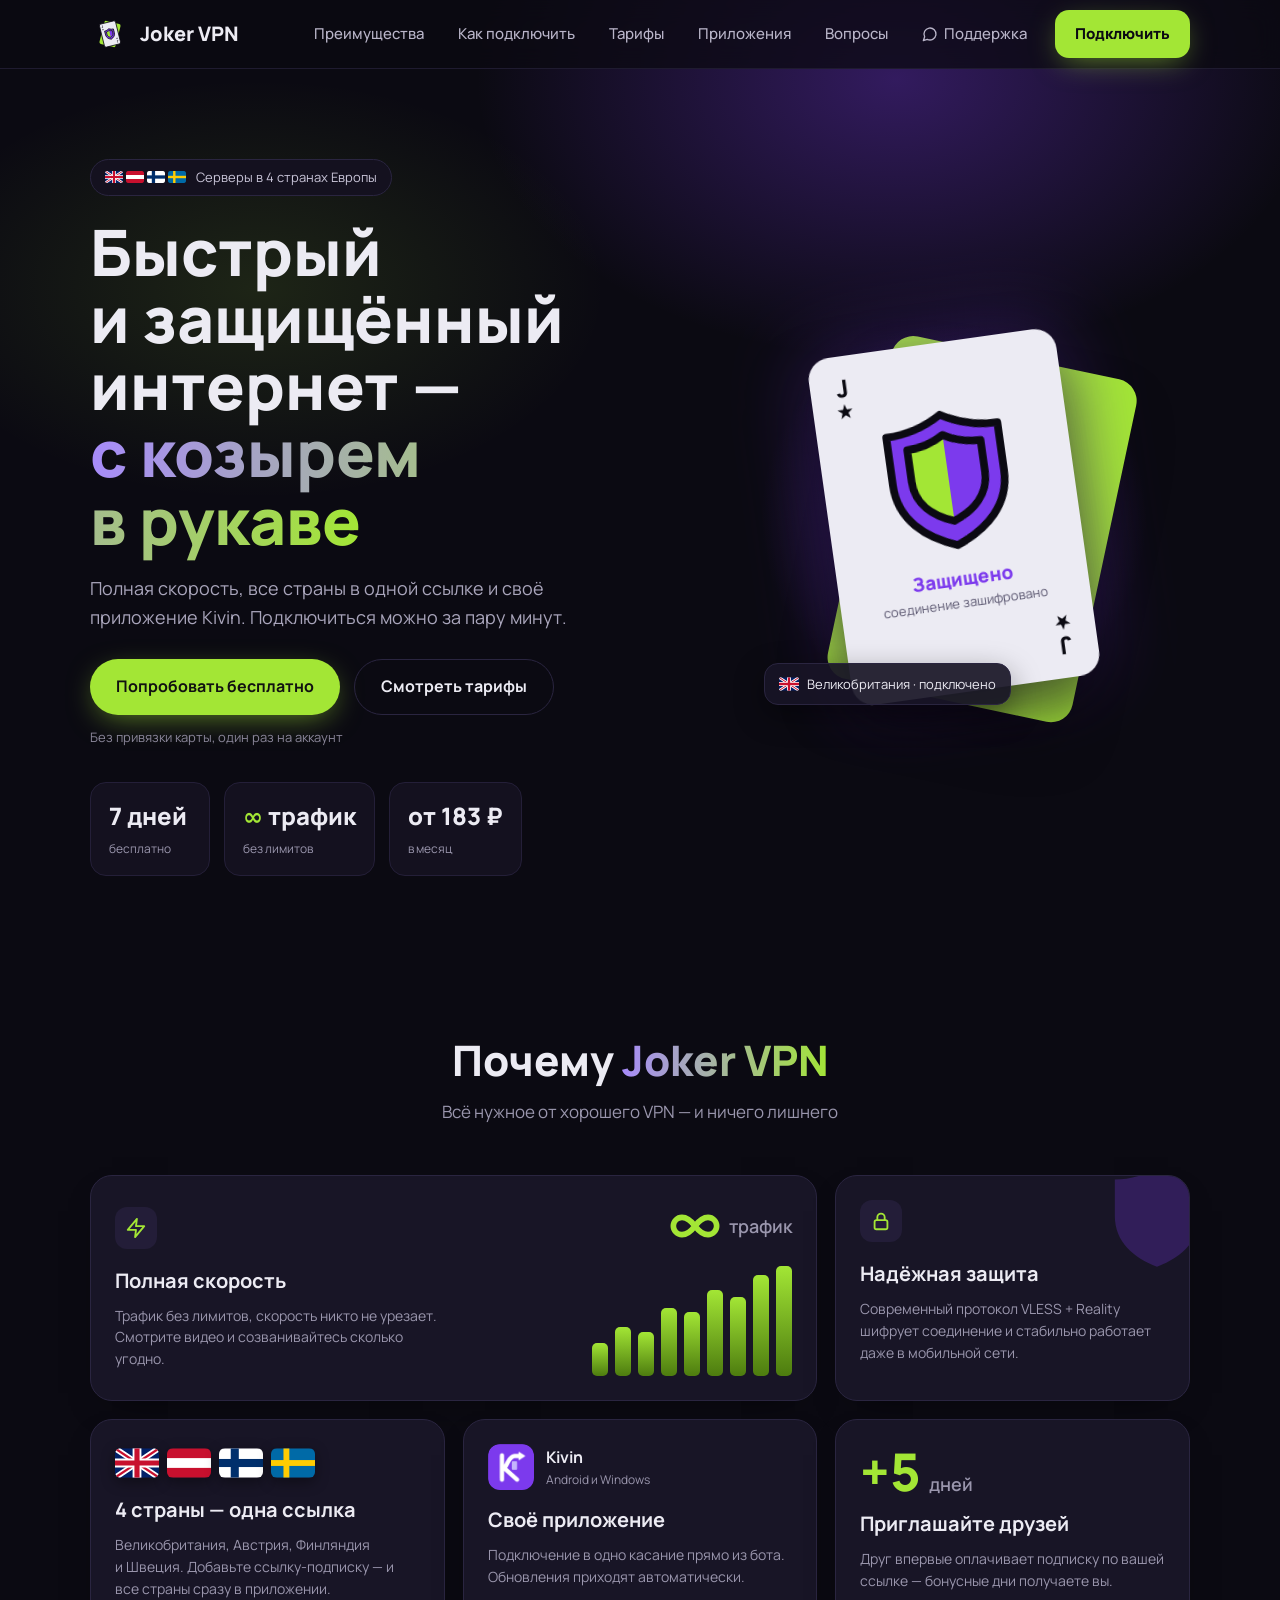
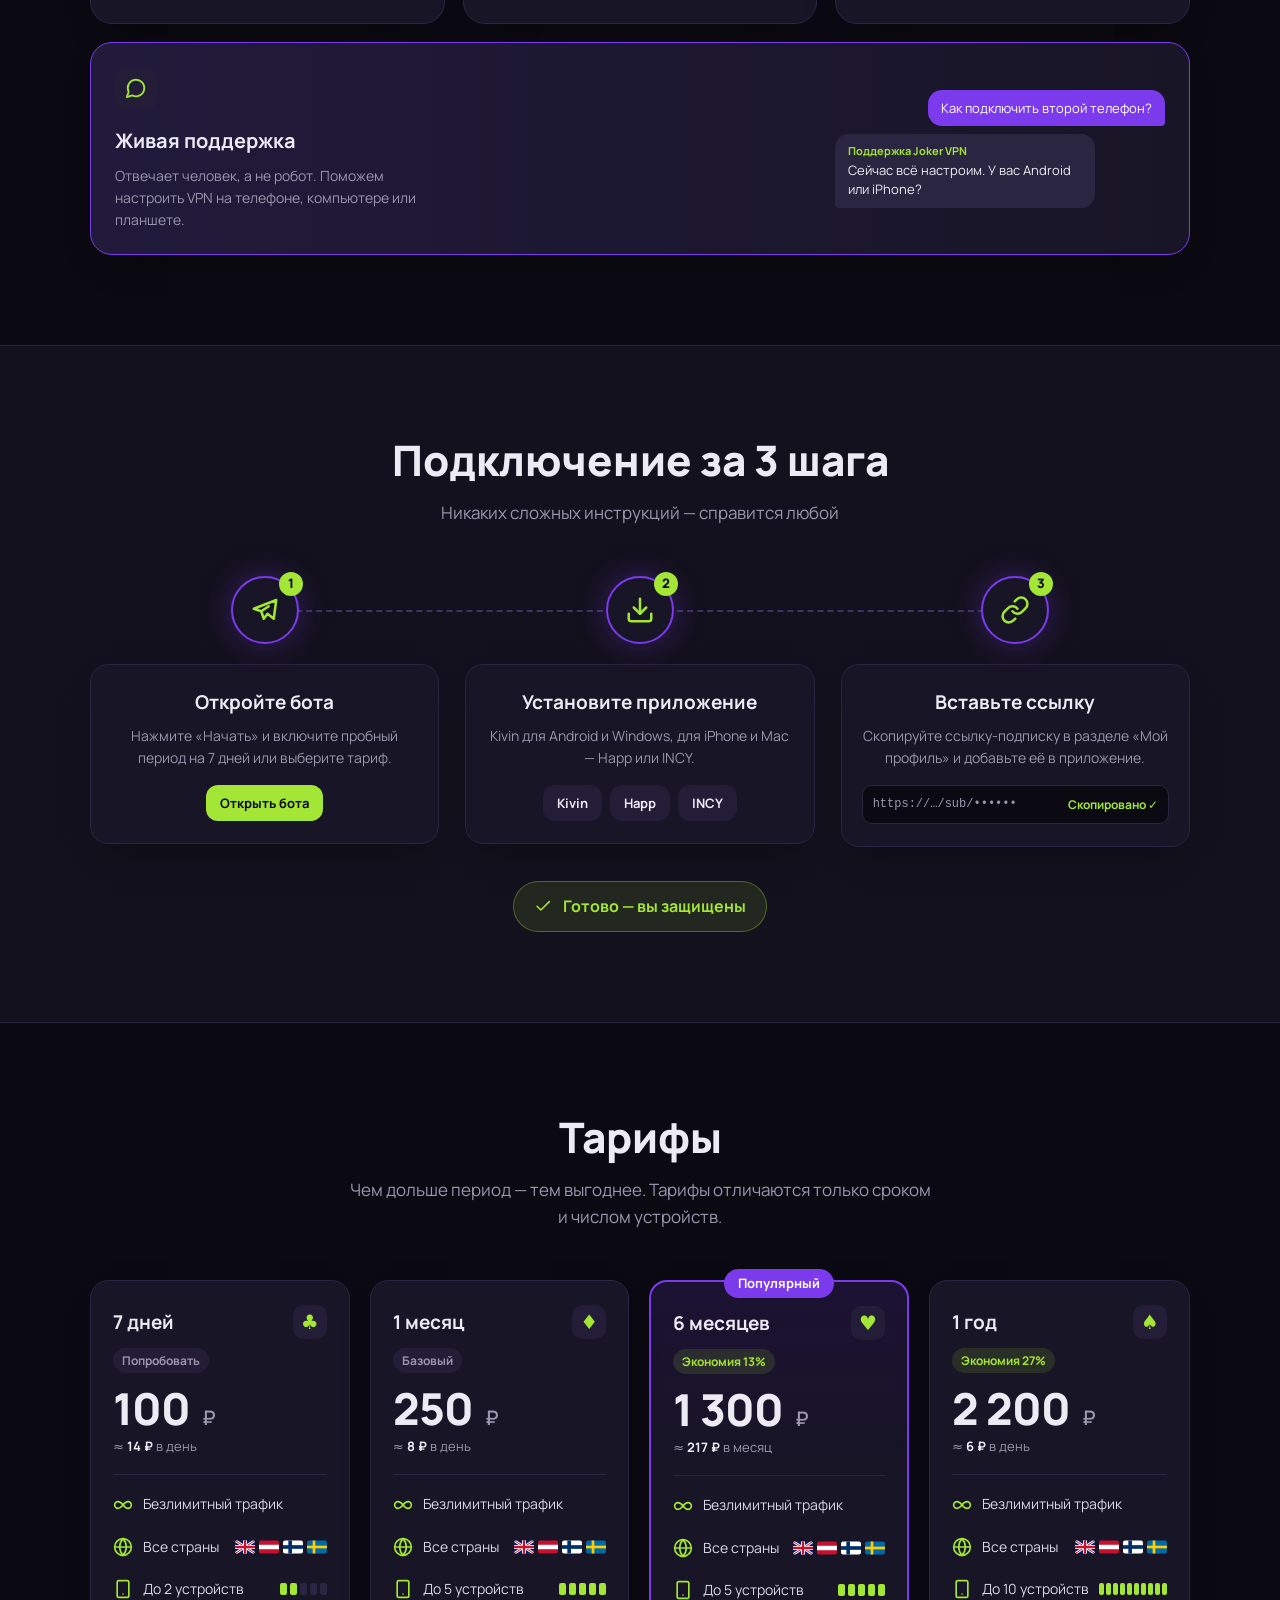
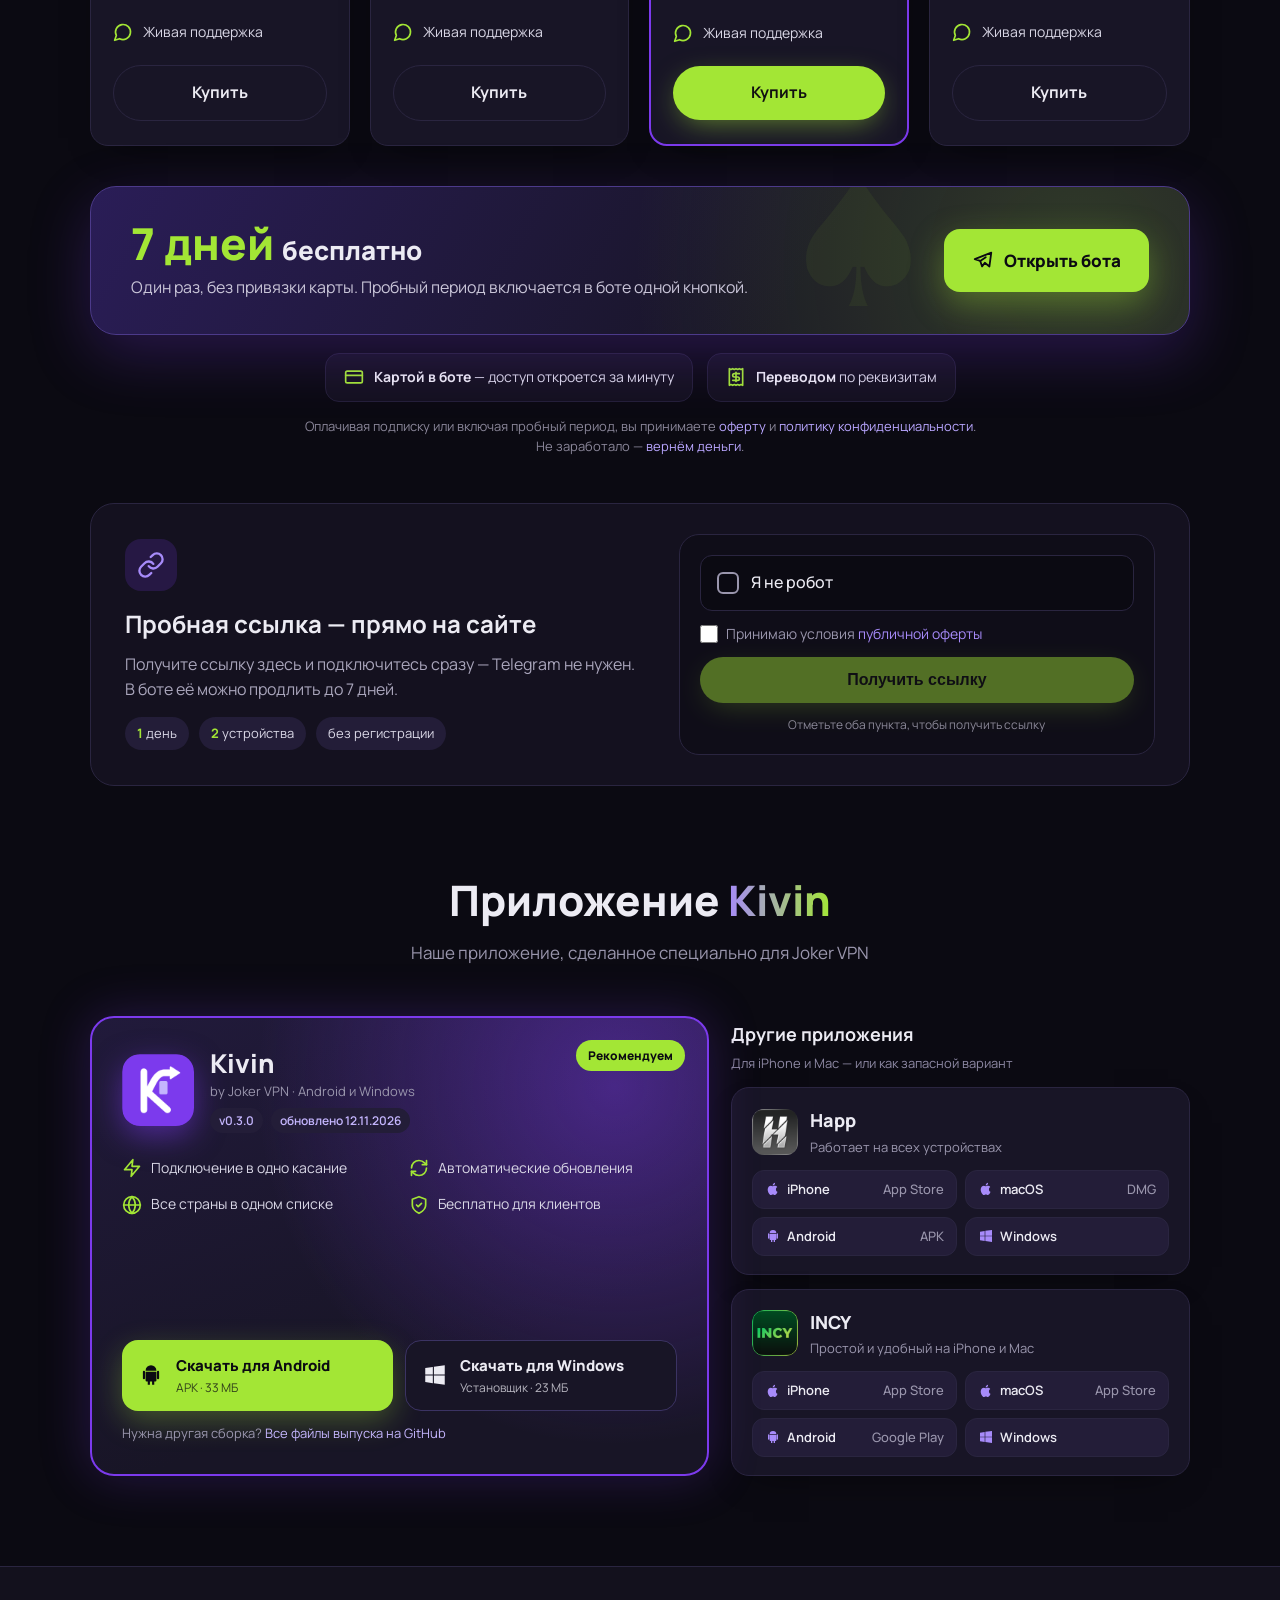
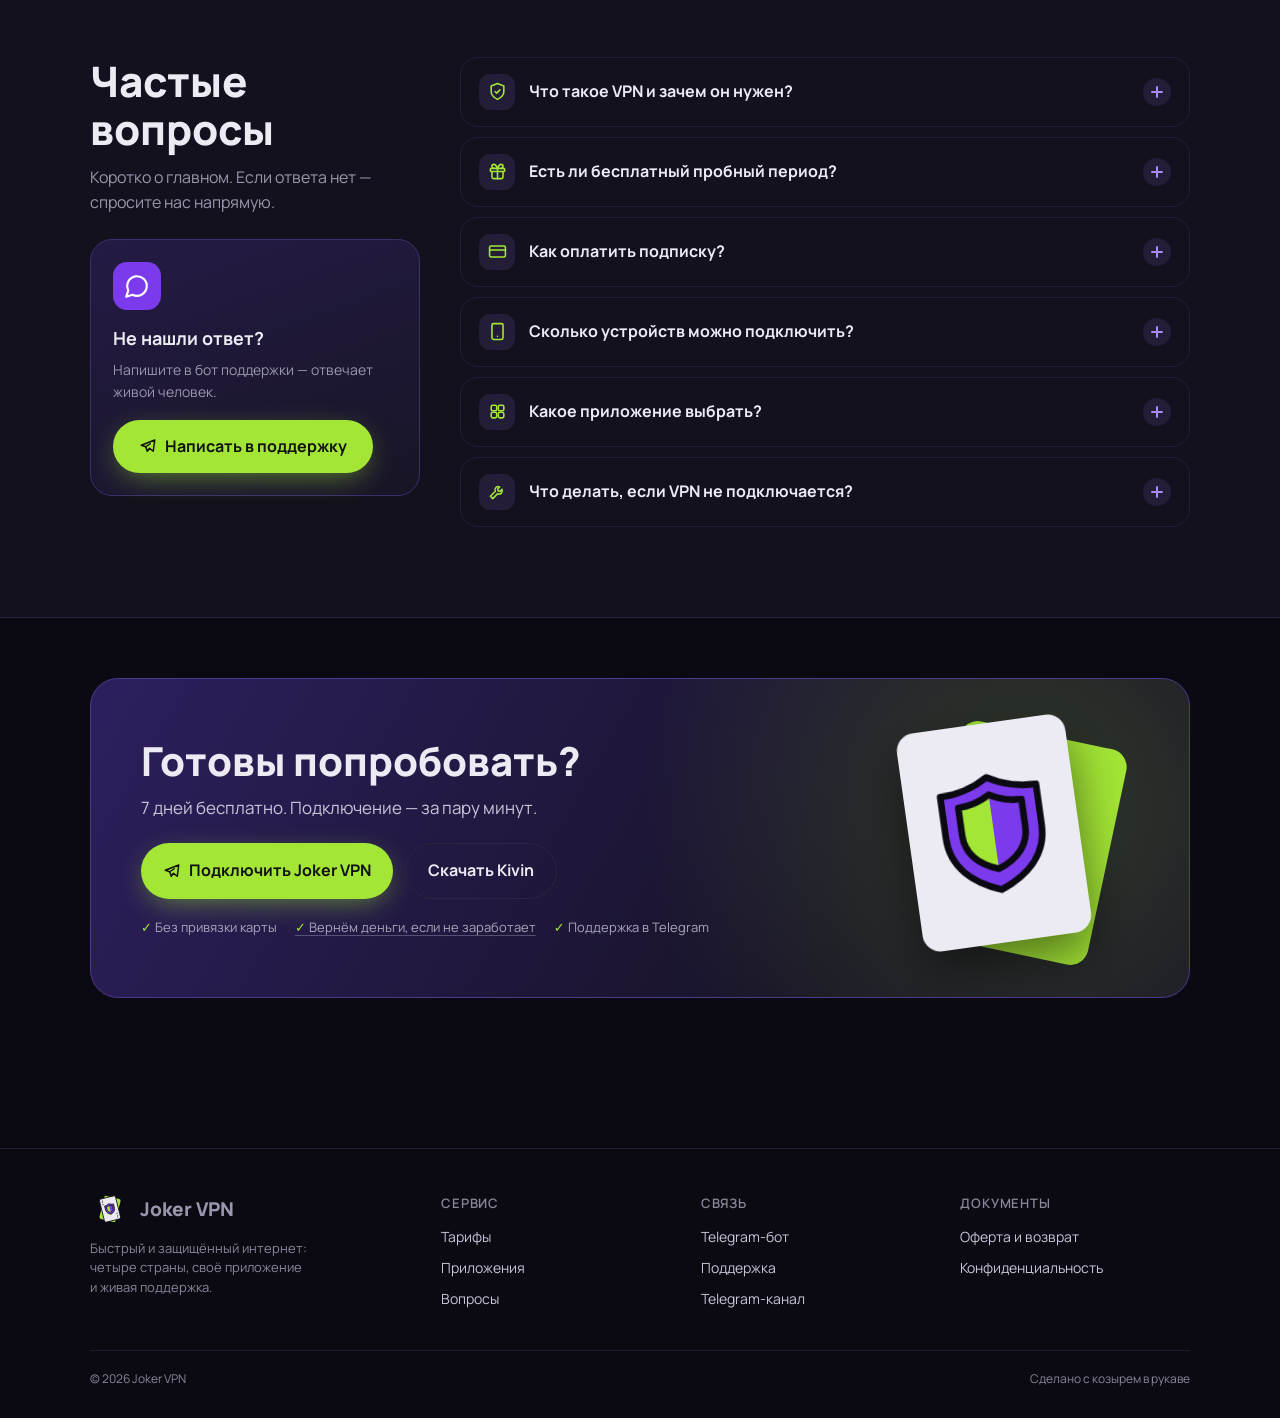
<file: index.html>
<!doctype html>
<html lang="ru">
<head>
<meta charset="utf-8">
<meta name="viewport" content="width=device-width, initial-scale=1">
<title>Joker VPN — быстрый и защищённый интернет</title>
<meta name="description" content="Joker VPN — быстрый VPN без урезания скорости: серверы в Великобритании, Австрии, Финляндии и Швеции, своё приложение Kivin, 7 дней бесплатно.">
<link rel="icon" type="image/svg+xml" href="favicon.svg">
<link rel="apple-touch-icon" href="apple-touch-icon.png">
<meta property="og:type" content="website">
<meta property="og:site_name" content="Joker VPN">
<meta property="og:title" content="Joker VPN — быстрый и защищённый интернет">
<meta property="og:description" content="Joker VPN — быстрый VPN без урезания скорости: серверы в Великобритании, Австрии, Финляндии и Швеции, своё приложение Kivin, 7 дней бесплатно.">
<meta property="og:url" content="https://joker-kvn.club/">
<meta property="og:image" content="https://joker-kvn.club/logo-512-transparent.png">
<meta property="og:image:width" content="512">
<meta property="og:image:height" content="512">
<meta property="og:locale" content="ru_RU">
<link rel="preload" href="fonts/manrope-cyrillic.woff2" as="font" type="font/woff2" crossorigin>
<link rel="stylesheet" href="fonts/manrope.css">
<style>
  :root{
    --bg:#0b0a12; --bg2:#13111d; --card:#181526; --line:#2a2540;
    --text:#ecebf3; --muted:#9a96ad;
    --violet:#7c3aed; --violet2:#a78bfa; --lime:#a3e635;
    --radius:18px; --radius-sm:14px;
    --shadow:0 14px 36px -22px rgba(0,0,0,.75);
  }
  *{box-sizing:border-box;margin:0;padding:0}
  html{scroll-behavior:smooth}
  body{font-family:Manrope,system-ui,-apple-system,Segoe UI,Roboto,sans-serif;background:var(--bg);color:var(--text);line-height:1.6;overflow-x:hidden}
  a{color:inherit;text-decoration:none}
  .wrap{max-width:1140px;margin:0 auto;padding:0 20px}
  .btn{display:inline-flex;align-items:center;justify-content:center;gap:8px;padding:14px 26px;border-radius:999px;font-weight:700;font-size:16px;cursor:pointer;border:0;transition:transform .15s,box-shadow .15s,background .15s}
  .btn:hover{transform:translateY(-2px)}
  .btn-main{background:var(--lime);color:#111;box-shadow:0 8px 30px -8px rgba(163,230,53,.6)}
  .btn-main:hover{box-shadow:0 12px 36px -8px rgba(163,230,53,.75)}
  .btn-ghost{background:transparent;color:var(--text);border:1px solid var(--line)}
  .btn-ghost:hover{border-color:var(--violet2);background:rgba(167,139,250,.08)}
  .accent{background:linear-gradient(90deg,var(--violet2),var(--lime));-webkit-background-clip:text;background-clip:text;color:transparent}
  section{padding:90px 0}
  h2{font-size:clamp(28px,4vw,42px);line-height:1.15;font-weight:800;text-align:center;margin-bottom:14px}
  .sub{color:var(--muted);text-align:center;max-width:620px;margin:0 auto 50px;font-size:17px}

  /* header */
  header{position:sticky;top:0;z-index:50;background:rgba(11,10,18,.75);-webkit-backdrop-filter:blur(12px);backdrop-filter:blur(12px);border-bottom:1px solid #1f1b30}
  .nav{display:flex;align-items:center;justify-content:space-between;height:68px}
  .logo{display:flex;align-items:center;gap:10px;font-weight:800;font-size:20px}
  .logo-mark{width:36px;height:36px;border-radius:10px;background:var(--violet);display:grid;place-items:center;color:var(--lime);font-size:20px}
  .menu{display:flex;gap:6px;align-items:center}
  .menu a{color:#b9b5c9;font-weight:500;font-size:15px;padding:9px 14px;border-radius:10px;transition:color .15s,background .15s}
  .menu a:hover{color:var(--text)}
  .menu a.on{color:var(--text);background:#1a1630}
  .menu a.on::after{content:"";display:block;height:2px;background:var(--lime);border-radius:2px;margin-top:4px}
  .menu-help{display:flex;align-items:center;gap:6px}
  .menu-help .i{width:16px;height:16px}
  .menu .btn{padding:12px 20px;font-size:15px;color:#0b0a12;font-weight:800;border-radius:14px;margin-left:8px}
  .burger{display:none;background:none;border:0;color:var(--text);font-size:28px;cursor:pointer}

  /* hero */
  .hero{padding:90px 0 70px;position:relative;overflow-x:clip}
  .hero::before{content:"";position:absolute;inset:-200px 0 auto;height:700px;background:radial-gradient(600px 400px at 70% 30%,rgba(124,58,237,.35),transparent 70%),radial-gradient(500px 300px at 20% 60%,rgba(163,230,53,.12),transparent 70%);z-index:-1}
  .hero-grid{display:grid;grid-template-columns:1.1fr .9fr;gap:50px;align-items:center}
  .badge{display:inline-flex;align-items:center;gap:8px;padding:6px 14px;border:1px solid var(--line);border-radius:999px;color:var(--muted);font-size:14px;margin-bottom:22px}
  .dot{width:8px;height:8px;border-radius:50%;background:var(--lime);box-shadow:0 0 10px var(--lime)}
  .hero h1{font-size:clamp(36px,6vw,64px);line-height:1.05;font-weight:800;margin-bottom:20px}
  .hero p{color:var(--muted);font-size:19px;max-width:520px;margin-bottom:32px}
  .hero-btns{display:flex;gap:14px;flex-wrap:wrap}
  .stats{display:flex;gap:36px;margin-top:44px;flex-wrap:wrap}
  .stats b{display:block;font-size:28px;font-weight:800}
  .stats span{color:var(--muted);font-size:14px}

  /* card visual */
  .visual{position:relative;height:420px}

  .playcard{position:absolute;left:50%;top:50%;width:230px;height:330px;border-radius:22px;display:flex;flex-direction:column;justify-content:space-between;padding:20px}
  .playcard.back{background:var(--lime);transform:translate(-50%,-50%) rotate(12deg);box-shadow:0 30px 60px -20px rgba(0,0,0,.55)}
  .playcard.front{-webkit-backface-visibility:hidden;backface-visibility:hidden;background:#ecebf3;transform:translate(-50%,-50%) rotate(-8deg);box-shadow:0 30px 60px rgba(0,0,0,.55),0 0 80px rgba(124,58,237,.35);animation:float 6s ease-in-out infinite}
  .playcard .corner{font-weight:800;font-size:24px;color:#0b0a12;line-height:1;text-align:center;width:24px}
  .playcard .corner .star{display:block;width:16px;height:16px;margin:4px auto 0;fill:#0b0a12}
  .playcard .corner.bottom{align-self:flex-end;transform:rotate(180deg)}
  .playcard .center{text-align:center;flex:1;display:flex;flex-direction:column;align-items:center;justify-content:flex-start;padding:0}
  .shield{width:128px;height:147px;margin:0 auto 14px;display:block;flex:none}
  .playcard .status{font-size:13px;color:#5b5770;line-height:1.35}
  .playcard .status b{color:#7c3aed;display:block;font-size:19px;font-weight:800;margin-bottom:2px}
  @keyframes float{50%{transform:translate(-50%,calc(-50% - 12px)) rotate(-8deg)}}

  /* features */
  .grid3{display:grid;grid-template-columns:repeat(3,1fr);gap:20px}
  .feat{background:var(--card);border:1px solid var(--line);border-radius:var(--radius);padding:28px;box-shadow:var(--shadow);transition:border-color .2s,transform .2s}
  .feat:hover{border-color:var(--violet);transform:translateY(-4px)}
  .ico{width:48px;height:48px;border-radius:var(--radius-sm);background:rgba(124,58,237,.18);display:grid;place-items:center;color:var(--lime);margin-bottom:18px}
  .ico .i{width:24px;height:24px}
  .feat h3{font-size:19px;margin-bottom:8px}
  .feat p{color:var(--muted);font-size:15px}

  /* steps */
  .steps-bg{background:var(--bg2);border-top:1px solid var(--line);border-bottom:1px solid var(--line)}
  .step{position:relative;padding:28px;border-radius:var(--radius);background:var(--card);border:1px solid var(--line);box-shadow:var(--shadow)}
  .step .num{font-size:44px;font-weight:800;line-height:1;margin-bottom:14px}
  .step h3{font-size:19px;margin-bottom:6px}
  .step p{color:var(--muted);font-size:15px}

  /* pricing */
  .plans{display:grid;grid-template-columns:repeat(4,1fr);gap:20px;align-items:stretch}
  .plan{background:var(--card);border:1px solid var(--line);border-radius:var(--radius);box-shadow:var(--shadow);transition:border-color .2s;padding:32px 28px;display:flex;flex-direction:column;position:relative}
  .plan.hot{border:2px solid var(--violet);background:linear-gradient(180deg,rgba(124,58,237,.15),var(--card) 40%)}
  .plan .tag{position:absolute;top:-13px;left:50%;transform:translateX(-50%);background:var(--violet);color:#fff;font-size:13px;font-weight:700;padding:4px 14px;border-radius:999px;white-space:nowrap}
  .plan{padding:24px 22px}
  .plan h3{font-size:19px}
  .tp-head{display:flex;justify-content:space-between;align-items:center;gap:10px}
  .tp-suit{width:34px;height:34px;border-radius:10px;background:#231d38;display:grid;place-items:center;font-size:20px;color:var(--lime);flex:none}
  .tp-tag{height:22px;margin-top:8px}
  .tp-tag span{display:inline-block;font-size:12px;font-weight:700;padding:3px 9px;border-radius:999px}
  .tp-tag .save{background:rgba(163,230,53,.12);color:var(--lime)}
  .tp-tag .neutral{background:#231d38;color:var(--muted)}
  .price{font-size:44px;font-weight:800;margin-top:14px;letter-spacing:-1px;line-height:1.15;white-space:nowrap}
  .price small{font-size:20px;color:var(--muted);font-weight:600;margin-left:4px}
  .per{color:var(--muted);font-size:13px;margin-top:2px;min-height:20px}
  .per b{color:var(--text)}
  .tp-sep{height:1px;background:var(--line);margin:18px 0 8px}
  .tp-row{display:flex;align-items:center;gap:10px;font-size:14px;margin:10px 0;color:#d9d7e6;white-space:nowrap}
  .tp-row > .i{width:20px;height:20px;color:var(--lime);vertical-align:0}
  .tp-last{margin-bottom:22px}
  .tp-flags{display:flex;gap:4px;margin-left:auto}
  .tp-flags img{width:20px;height:14px;border-radius:3px;display:block}
  .tp-dev{display:flex;gap:3px;margin-left:auto}
  .tp-dev i{width:7px;height:12px;border-radius:2px;background:var(--lime);display:block}
  .tp-dev i.o{background:var(--line)}
  .tp-dev.many{gap:2px}
  .tp-dev.many i{width:5px}
  .plan .btn{width:100%;margin-top:auto}
  /* три шага */
  .steps{display:grid;grid-template-columns:repeat(3,minmax(0,1fr));gap:26px;position:relative}
  .steps-line{position:absolute;top:34px;left:16%;right:16%;border-top:2px dashed #3b3363}
  .st{position:relative;text-align:center;z-index:1;min-width:0}
  .st-circle{width:68px;height:68px;margin:0 auto;border-radius:50%;background:var(--card);border:2px solid var(--violet);display:grid;place-items:center;box-shadow:0 0 30px rgba(124,58,237,.35);position:relative}
  .st-circle .i{width:30px;height:30px;color:var(--lime);vertical-align:0}
  .st-num{position:absolute;top:-6px;right:-6px;background:var(--lime);color:#0b0a12;font-weight:800;font-size:13px;width:24px;height:24px;border-radius:50%;display:grid;place-items:center}
  .st-card{margin-top:20px;min-width:0;background:var(--card);border:1px solid var(--line);border-radius:var(--radius);box-shadow:var(--shadow);padding:22px 20px;min-height:180px}
  .st-card h3{font-size:19px;margin-bottom:8px}
  .st-card p{color:var(--muted);font-size:14px;line-height:1.55}
  .st-chips{display:flex;gap:8px;justify-content:center;margin-top:16px;flex-wrap:wrap}
  .st-chip{padding:8px 14px;border-radius:12px;background:#231d38;font-size:13px;font-weight:700;transition:background .15s}
  .st-chip:hover{background:#2e2650}
  .st-chip.main{background:var(--lime);color:#0b0a12}
  .st-chip.main:hover{background:#b5f04f}
  .st-link{margin-top:16px;font-family:Consolas,Menlo,monospace;font-size:12px;background:var(--bg);border:1px solid var(--line);border-radius:10px;padding:9px 10px;color:var(--muted);display:flex;justify-content:space-between;gap:8px;white-space:nowrap;overflow:hidden}
  .st-link span{overflow:hidden;text-overflow:ellipsis}
  .st-link b{color:var(--lime);font-family:Manrope,system-ui,sans-serif;font-size:12px}
  .st-done{margin:34px auto 0;width:fit-content;display:flex;align-items:center;gap:10px;padding:12px 20px;border-radius:999px;background:rgba(163,230,53,.1);border:1px solid rgba(163,230,53,.35);color:var(--lime);font-weight:700}
  .st-done .i{vertical-align:0}
  .trial{text-align:center;margin:30px auto 0;max-width:680px;color:var(--muted);overflow-wrap:anywhere}
  .trial a{color:var(--lime);font-weight:700}
  .trial .btn-main{color:#111}

  /* devices */
  .devices{display:flex;flex-wrap:wrap;justify-content:center;gap:14px}
  .device{display:flex;align-items:center;gap:10px;padding:14px 22px;background:var(--card);border:1px solid var(--line);border-radius:var(--radius-sm);font-weight:700}
  .device .i{width:22px;height:22px;color:var(--violet2)}

  /* faq */
  .faq{max-width:780px;margin:0 auto}
  details{background:var(--card);border:1px solid var(--line);border-radius:var(--radius-sm);margin-bottom:12px;padding:0 22px}
  summary{cursor:pointer;list-style:none;padding:20px 30px 20px 0;font-weight:700;font-size:17px;position:relative}
  summary::-webkit-details-marker{display:none}
  summary::after{content:"+";position:absolute;right:0;top:16px;font-size:24px;color:var(--violet2);transition:transform .2s}
  details[open] summary::after{transform:rotate(45deg)}
  details p{color:var(--muted);padding-bottom:20px}

  /* cta */
  .cta{text-align:center;background:linear-gradient(135deg,#2a1661,#16112a);border:1px solid var(--line);border-radius:var(--radius);box-shadow:var(--shadow);padding:60px 24px}
  .cta h2{margin-bottom:12px}
  .cta p{color:var(--muted);margin-bottom:28px;font-size:17px}

  /* footer */
  footer{border-top:1px solid var(--line);padding:40px 0;color:var(--muted);font-size:14px}
  .foot{display:flex;justify-content:space-between;align-items:center;gap:20px;flex-wrap:wrap}
  .foot-links{display:flex;gap:22px;flex-wrap:wrap}
  .foot-links a:hover{color:var(--text)}

  /* пробная ссылка на сайте */
  /* баннер «7 дней» и оплата */
  .cta7{position:relative;overflow:hidden;display:flex;align-items:center;justify-content:space-between;gap:30px;margin-top:40px;padding:34px 40px;border-radius:26px;background:radial-gradient(circle at 90% 50%,rgba(163,230,53,.18),transparent 45%),linear-gradient(120deg,#2a1d57,var(--card) 65%);border:1px solid #4c3a8a;box-shadow:0 20px 60px rgba(124,58,237,.25)}
  .cta7-suit{position:absolute;right:250px;top:-40px;font-size:180px;line-height:1;color:rgba(163,230,53,.06);font-weight:800;pointer-events:none}
  .cta7-text{position:relative}
  .cta7-k{font-size:44px;font-weight:800;color:var(--lime);line-height:1}
  .cta7-k small{color:var(--text);font-size:26px;margin-left:8px}
  .cta7 p{margin:10px 0 0;color:#c9c5d8;font-size:16px}
  .cta7-go{position:relative;display:flex;align-items:center;gap:10px;background:var(--lime);color:#0b0a12;font-weight:800;font-size:17px;padding:18px 28px;border-radius:16px;box-shadow:0 12px 34px rgba(163,230,53,.35);white-space:nowrap;transition:transform .15s,box-shadow .15s}
  .cta7-go:hover{transform:translateY(-2px);box-shadow:0 14px 40px rgba(163,230,53,.45)}
  .cta7-go .i{width:22px;height:22px;vertical-align:0}
  .paychips{display:flex;justify-content:center;flex-wrap:wrap;gap:14px;margin-top:18px}
  .paychip{display:flex;align-items:center;gap:10px;padding:12px 18px;border-radius:14px;background:#14111f;border:1px solid #241f38;font-size:14px;color:#d9d7e6}
  .paychip .i{width:20px;height:20px;color:var(--lime);vertical-align:0}
  .paychip b{color:var(--text)}
  body.yookassa .paychip.pay-yk{display:flex}
  .wt-check{text-align:left}
  .legal{text-align:center;color:#8a8699;font-size:13px;margin:14px auto 0;max-width:720px}
  .legal a{color:#b9a6ff}
  /* пробная ссылка на сайте */
  .webtrial{margin-top:46px;display:grid;grid-template-columns:1.1fr 1fr;gap:30px;align-items:center;padding:30px 34px;border-radius:24px;background:#14111f;border:1px solid var(--line)}
  .wt-ic{width:52px;height:52px;border-radius:16px;background:rgba(124,58,237,.18);display:grid;place-items:center;margin-bottom:14px;color:var(--violet2)}
  .wt-ic .i{width:28px;height:28px;vertical-align:0}
  .wt-info h3{font-size:24px;margin-bottom:8px}
  .wt-info p{color:#a9a5bb;line-height:1.55}
  .wt-facts{display:flex;flex-wrap:wrap;gap:10px;margin-top:16px}
  .wt-facts span{padding:6px 12px;border-radius:999px;background:#231d38;font-size:13px;color:#d9d7e6}
  .wt-facts b{color:var(--lime)}
  .wt-panel{background:#0f0d18;border:1px solid var(--line);border-radius:20px;padding:20px;text-align:center}
  [hidden]{display:none!important}
  .webtrial form{display:flex;flex-direction:column;gap:12px}
  .wt-hint{text-align:center;font-size:12px;color:#8a8699}
  @media (max-width:900px){
    .cta7{flex-direction:column;align-items:flex-start;padding:28px 24px}
    .cta7-suit{right:-20px}
    .webtrial{grid-template-columns:1fr;padding:24px 20px}
  }
  @media (max-width:480px){
    .cta7-k{font-size:36px}
    .cta7-k small{font-size:21px}
    .cta7-go{width:100%;justify-content:center}
    .paychip{width:100%}
  }
  .wt-robot{display:flex;align-items:center;gap:12px;width:100%;padding:14px 16px;border:1px solid var(--line);border-radius:12px;background:var(--bg);color:var(--text);font:inherit;font-weight:500;cursor:pointer;text-align:left}
  .wt-robot:hover{border-color:var(--violet2)}
  .wt-robot[disabled]{cursor:default}
  .wt-box{width:22px;height:22px;flex:none;border:2px solid var(--muted);border-radius:6px;display:grid;place-items:center}
  .wt-robot.busy .wt-box{border-color:var(--violet2);border-top-color:transparent;border-radius:50%;animation:wtspin .8s linear infinite}
  .wt-robot.done .wt-box{background:var(--lime);border-color:var(--lime)}
  .wt-robot.done .wt-box::after{content:"✓";color:#111;font-weight:800;font-size:14px}
  @keyframes wtspin{to{transform:rotate(360deg)}}
  .wt-check{display:flex;gap:8px;align-items:center;font-size:14px;color:var(--muted);cursor:pointer}
  .wt-check input{width:18px;height:18px;accent-color:var(--lime)}
  .wt-check a{color:var(--violet2)}
  .webtrial .btn[disabled]{opacity:.45;cursor:not-allowed;transform:none}
  .wt-error{color:#fca5a5;font-size:14px}
  .wt-label{font-weight:700;margin-bottom:8px}
  .wt-link{display:flex;gap:8px;margin-bottom:16px}
  .wt-link input{flex:1;min-width:0;background:var(--bg);border:1px solid var(--line);border-radius:12px;color:var(--text);padding:10px 12px;font:inherit;font-size:13px}
  .wt-link .btn{padding:10px 16px;font-size:14px}
  .wt-qr{background:#fff;border-radius:14px;padding:10px;width:200px;height:200px;margin:0 auto 16px;display:grid;place-items:center}
  .wt-qr svg{width:100%;height:100%}
  .wt-apps{display:flex;flex-wrap:wrap;gap:8px;justify-content:center;margin-bottom:10px}
  .wt-apps .btn{padding:9px 16px;font-size:14px}
  .wt-small{color:var(--muted);font-size:13px;margin:6px 0}
  .wt-bot{margin-top:12px;width:100%;max-width:340px}

  /* иконки и флаги */
  .i{width:1.15em;height:1.15em;flex:none;fill:none;stroke:currentColor;stroke-width:2;stroke-linecap:round;stroke-linejoin:round;vertical-align:-.2em}
  .badge .i{color:var(--lime)}
  .btn .i{width:18px;height:18px}
  .trial .i{color:var(--lime)}
  .burger .i{width:28px;height:28px;vertical-align:middle}
  .flag{white-space:nowrap}
  .flag img{width:18px;height:12px;border-radius:2px;vertical-align:-1px;margin-right:5px}
  .plan:hover{border-color:var(--violet2)}
  .plan.hot:hover{border-color:var(--violet)}

  /* блок приложений */
  .ib{width:1em;height:1em;flex:none;fill:currentColor}
  .ka-grid{display:grid;grid-template-columns:1.35fr 1fr;gap:22px;align-items:stretch}
  .ka-main{display:flex;flex-direction:column;position:relative;overflow:hidden;border-radius:24px;padding:30px;border:2px solid var(--violet);background:radial-gradient(circle at 85% 15%,rgba(124,58,237,.45),transparent 55%),linear-gradient(160deg,#211a3b,var(--card) 70%);box-shadow:0 0 50px rgba(124,58,237,.25)}
  .ka-rec{position:absolute;top:22px;right:22px;background:var(--lime);color:#0b0a12;font-weight:800;font-size:12px;padding:6px 12px;border-radius:999px}
  .ka-top{display:flex;gap:16px;align-items:center;padding-right:110px}
  .ka-top img{width:72px;height:72px;border-radius:18px;box-shadow:0 10px 30px rgba(124,58,237,.5);flex:none}
  .ka-name{font-size:26px;font-weight:800;line-height:1.2}
  .ka-by{color:var(--muted);font-size:13px;margin-top:2px}
  .ka-ver{display:flex;flex-wrap:wrap;gap:8px;margin-top:6px;font-size:12px}
  .ka-ver b{background:#231d38;color:#c4b5fd;padding:3px 9px;border-radius:999px;font-weight:600}
  .ka-list{list-style:none;margin:24px 0;display:grid;grid-template-columns:1fr 1fr;gap:14px 18px}
  .ka-list li{display:flex;gap:9px;align-items:center;font-size:14px;color:#d9d7e6;white-space:nowrap}
  .ka-list .i{width:20px;height:20px;color:var(--lime);vertical-align:0}
  .ka-btns{display:flex;gap:12px;margin-top:auto}
  .ka-btn{flex:1;display:flex;align-items:center;gap:12px;padding:13px 16px;border-radius:16px;transition:transform .15s,box-shadow .15s,border-color .15s}
  .ka-btn:hover{transform:translateY(-2px)}
  .ka-btn .ib{width:26px;height:26px}
  .ka-btn b{display:block;font-weight:800;font-size:15px}
  .ka-btn small{display:block;font-size:12px;opacity:.75}
  .ka-btn.main{background:var(--lime);color:#0b0a12;box-shadow:0 10px 30px rgba(163,230,53,.3)}
  .ka-btn.ghost{border:1px solid #3b3363;color:var(--text);background:var(--card)}
  .ka-btn.ghost:hover{border-color:var(--violet2)}
  .ka-all{margin-top:12px;font-size:13px;color:var(--muted)}
  .ka-all a{color:#c4b5fd}
  .ka-side{display:flex;flex-direction:column}
  .ka-side h3{font-size:18px;margin:4px 0 4px}
  .ka-hint{color:#8d88a3;font-size:13px;margin-bottom:14px}
  .ka-app{flex:1;display:flex;flex-direction:column;justify-content:center;background:var(--card);border:1px solid var(--line);border-radius:var(--radius);box-shadow:var(--shadow);padding:18px 20px;margin-bottom:14px}
  .ka-app:last-child{margin-bottom:0}
  .ka-ah{display:flex;gap:12px;align-items:center;margin-bottom:12px}
  .ka-ah img{width:46px;height:46px;border-radius:12px;flex:none}
  .ka-n{font-weight:800;font-size:18px}
  .ka-d{color:var(--muted);font-size:13px;margin-top:2px}
  .ka-chips{display:grid;grid-template-columns:1fr 1fr;gap:8px}
  .ka-chip{display:flex;align-items:center;gap:6px;padding:8px 12px;white-space:nowrap;min-width:0;border-radius:12px;background:#231d38;font-size:13px;font-weight:600;color:var(--text);border:1px solid var(--line);transition:border-color .15s}
  .ka-chip:hover{border-color:var(--violet)}
  .ka-chip .ib{width:16px;height:16px;color:var(--violet2)}
  .ka-chip i{font-style:normal;color:var(--muted);margin-left:auto;padding-left:6px;font-weight:500}
  @media (max-width:900px){.ka-grid{grid-template-columns:1fr;max-width:620px;margin:0 auto}}
  @media (max-width:480px){.ka-main{padding:22px 18px}.ka-top{padding-right:0;padding-top:30px}.ka-rec{top:16px;right:16px}.ka-list{grid-template-columns:1fr}.ka-btns{flex-direction:column}.ka-chip{padding:8px 10px;font-size:13px;flex-wrap:wrap;align-content:center;row-gap:1px;min-height:50px}.ka-chip i{flex-basis:100%;margin-left:22px;padding-left:0;font-size:11px;line-height:1.2}}

  /* «Почему Joker VPN» — бенто */
  .bento{display:grid;grid-template-columns:repeat(3,1fr);gap:18px}
  .bc{display:block;background:var(--card);border:1px solid var(--line);border-radius:22px;padding:24px;position:relative;overflow:hidden;box-shadow:var(--shadow);transition:border-color .2s,transform .2s}
  .bc:hover{border-color:var(--violet2);transform:translateY(-3px)}
  .bc h3{font-size:20px;margin-bottom:8px;position:relative}
  .bc p{color:var(--muted);font-size:14px;line-height:1.55;max-width:330px;position:relative}
  .bw2{grid-column:span 2}.bw3{grid-column:span 3}
  .b-ic{width:42px;height:42px;border-radius:12px;background:#231d38;display:grid;place-items:center;margin-bottom:16px;color:var(--lime)}
  .b-ic .i{width:22px;height:22px;vertical-align:0}
  .b-speed{display:flex;align-items:center;justify-content:space-between;gap:20px}
  .b-speed-art{text-align:right;flex:none}
  .b-big{font-size:52px;font-weight:800;line-height:1;color:var(--lime);display:flex;align-items:baseline;gap:8px}
  .b-speed-art .b-big{justify-content:flex-end;align-items:center}
  .b-big .i{width:52px;height:52px;stroke-width:2.6;vertical-align:0}
  .b-big small{font-size:18px;color:var(--muted);font-weight:600}
  .b-bars{display:flex;align-items:flex-end;gap:7px;height:110px;margin-top:14px}
  .b-bars i{width:16px;border-radius:5px;background:linear-gradient(180deg,var(--lime),#4d7c0f);display:block}
  .b-shield{position:absolute;right:-16px;top:-14px;width:96px;pointer-events:none;z-index:0}
  .b-prot > :not(.b-shield){position:relative;z-index:1}
  @media (max-width:360px),(min-width:601px) and (max-width:760px),(min-width:901px) and (max-width:1080px){.b-shield{width:70px;right:-18px;top:-18px}}
  .b-flags{display:flex;gap:8px;margin:4px 0 16px}
  .b-flags img{width:44px;height:30px;border-radius:6px;box-shadow:0 4px 14px rgba(0,0,0,.4)}
  .b-kv{display:flex;gap:12px;align-items:center;margin-bottom:14px}
  .b-kv img{width:46px;height:46px;border-radius:12px}
  .b-kv b{display:block}
  .b-kv span{display:block;color:var(--muted);font-size:12px}
  .b-ref{margin:2px 0 10px}
  .b-sup{display:flex;align-items:center;justify-content:space-between;gap:30px;border-color:var(--violet);background:linear-gradient(90deg,#211a3b,var(--card))}
  .b-sup:hover{border-color:var(--violet2)}
  .b-chat{display:flex;flex-direction:column;gap:8px;min-width:330px}
  .b-m{padding:9px 13px;border-radius:14px;font-size:13px;max-width:260px;line-height:1.45}
  .b-m.u{align-self:flex-end;background:var(--violet);color:#fff;border-bottom-right-radius:4px}
  .b-m.a{background:var(--line);color:var(--text);border-bottom-left-radius:4px}
  .b-m.a b{color:var(--lime);font-size:11px;display:block;margin-bottom:2px}
  @media (max-width:900px){
    .bento{grid-template-columns:1fr 1fr}
    .bw3{grid-column:span 2}
    .b-sup{flex-direction:column;align-items:stretch}
    .b-chat{min-width:0}
  }
  @media (max-width:600px){
    .bento{grid-template-columns:1fr}
    .bw2,.bw3{grid-column:auto}
    .b-speed{flex-direction:column;align-items:stretch}
    .b-speed-art{text-align:left}
    .b-speed-art .b-big{justify-content:flex-start}
    .b-bars{height:80px}
  }

  /* первый экран — по макету */
  .badge{gap:10px;padding:7px 14px;font-size:13px;color:#c9c5d8;background:#14111f}
  .badge .fl{display:flex;gap:3px}
  .badge .fl img{width:18px;height:12px;border-radius:2px;display:block}
  .hero p{font-size:18px;color:#a9a5bb;line-height:1.6;max-width:540px;margin-bottom:0}
  .hero-btns{margin-top:28px}
  .hero p.hero-note{font-size:13px;color:#8a8699;margin-top:12px}
  .stats{gap:14px;margin-top:34px}
  .stat{background:#14111f;border:1px solid #241f38;border-radius:16px;padding:14px 18px;min-width:120px}
  .stats .stat b{font-size:24px}
  .stats .stat span{font-size:12px;color:#9a96ad}
  .stat em{font-style:normal;color:var(--lime)}
  .visual::before{content:"";position:absolute;left:50%;top:50%;width:420px;height:420px;transform:translate(-50%,-50%);background:radial-gradient(circle,rgba(124,58,237,.35),transparent 65%);pointer-events:none}
  .playcard{width:250px;height:350px}
  .playcard.back{transform:translate(-50%,-50%) rotate(12deg) translate(30px,6px)}
  .hero-chip{position:absolute;left:calc(50% - 190px);bottom:22px;display:flex;align-items:center;gap:8px;background:rgba(24,21,38,.92);border:1px solid #2a2540;border-radius:14px;padding:10px 14px;font-size:13px;color:var(--text);box-shadow:0 10px 30px rgba(0,0,0,.4);white-space:nowrap;z-index:2}
  .hero-chip img{width:20px;height:14px;border-radius:2px;display:block}
  @media (max-width:1060px){
    .burger{display:block}
    .menu{position:absolute;top:68px;left:0;right:0;flex-direction:column;gap:4px;background:var(--bg2);border-bottom:1px solid var(--line);display:none;padding:10px 20px 20px}
    .menu.open{display:flex}
    .menu a{width:100%;text-align:center;justify-content:center}
    .menu .btn{margin:8px 0 0}
  }
  @media (max-width:900px){
    .playcard{width:210px;height:300px}
    .hero-chip{left:calc(50% - 150px);bottom:6px;font-size:12px;padding:8px 12px}
    .visual::before{width:320px;height:320px}
  }
  @media (max-width:480px){
    .stats{gap:8px}
    .stat{flex:1;min-width:0;padding:12px}
    .stats .stat b{font-size:17px;white-space:nowrap}
    .hero-chip{left:50%;transform:translateX(-50%);bottom:0}
  }
  @media (max-width:360px){
    .stat{padding:10px 8px}
    .stats .stat b{font-size:15px}
    .stats .stat span{font-size:11px}
  }

  /* FAQ — две колонки */
  .faq2{display:grid;grid-template-columns:330px 1fr;gap:40px;align-items:start}
  .faq-side{position:sticky;top:96px}
  .faq-side h2{text-align:left;margin-bottom:12px}
  .faq-lead{color:var(--muted);margin-bottom:24px;line-height:1.55}
  .faq-sup{background:linear-gradient(160deg,#241b45,var(--card));border:1px solid #3b2f6b;border-radius:22px;padding:22px}
  .faq-av{width:48px;height:48px;border-radius:14px;background:var(--violet);display:grid;place-items:center;margin-bottom:14px;color:#fff}
  .faq-av .i{width:26px;height:26px;vertical-align:0}
  .faq-sup b{font-size:18px}
  .faq-sup p{color:var(--muted);margin:6px 0 16px;font-size:14px}
  .faq-list{display:flex;flex-direction:column;gap:10px}
  details.q{background:#14111f;border:1px solid #241f38;border-radius:18px;padding:0;margin:0;transition:border-color .2s,box-shadow .2s,background .2s}
  details.q[open]{background:var(--card);border-color:var(--violet);box-shadow:0 0 30px rgba(124,58,237,.18)}
  details.q summary{display:flex;align-items:center;gap:14px;padding:16px 18px;font-size:16px}
  details.q summary::after{content:none}
  .q-ic{width:36px;height:36px;border-radius:11px;background:#231d38;display:grid;place-items:center;flex:none;color:var(--lime)}
  .q-ic .i{width:19px;height:19px;vertical-align:0}
  .q-t{flex:1}
  .q-pm{width:28px;height:28px;border-radius:50%;background:#231d38;color:var(--violet2);flex:none;position:relative;transition:transform .2s,background .2s,color .2s}
  .q-pm::before,.q-pm::after{content:"";position:absolute;left:50%;top:50%;width:12px;height:2px;border-radius:2px;background:currentColor;transform:translate(-50%,-50%)}
  .q-pm::after{transform:translate(-50%,-50%) rotate(90deg)}
  details.q[open] .q-pm{background:var(--violet);color:#fff;transform:rotate(45deg)}
  .q-a{padding:0 18px 16px 68px}
  .q-a p{color:#a9a5bb;font-size:14px;line-height:1.6;padding:0}
  .q-a a{color:var(--lime)}
  .q-a .i{width:16px;height:16px}
  .q-a .q-note{color:#8a8699;font-size:12px;margin-top:8px}
  /* финальный блок */
  .fin-sec{padding-top:60px}
  .fin{position:relative;overflow:hidden;border-radius:28px;padding:44px 50px;display:grid;grid-template-columns:1fr auto;gap:30px;align-items:center;background:radial-gradient(circle at 85% 40%,rgba(163,230,53,.18),transparent 40%),linear-gradient(120deg,#2d1f5e,#171327 70%);border:1px solid #4c3a8a}
  .fin h2{font-size:clamp(30px,4vw,40px);text-align:left;margin:0}
  .fin p{color:#c9c5d8;margin:10px 0 22px;font-size:17px}
  .fin-btns{display:flex;flex-wrap:wrap;gap:12px}
  .fin-btns .btn{padding:14px 22px}
  .fin-btns .i{width:18px;height:18px}
  .fin-trust{display:flex;flex-wrap:wrap;gap:8px 18px;color:#a9a5bb;font-size:13px;margin-top:18px}
  .fin-trust > *::before{content:"✓ ";color:var(--lime);font-weight:800}
  .fin-trust a{color:#a9a5bb;text-decoration:underline;text-decoration-color:rgba(169,165,187,.4);text-underline-offset:3px}
  .fin-trust a:hover{color:var(--text)}
  .fin-cards{position:relative;width:200px;height:230px;margin-right:30px}
  .fin-b{position:absolute;inset:10px 0 0 30px;background:var(--lime);border-radius:18px;transform:rotate(12deg)}
  .fin-f{position:absolute;inset:0 30px 10px 0;background:#ecebf3;border-radius:18px;transform:rotate(-8deg);display:grid;place-items:center;box-shadow:0 20px 50px rgba(0,0,0,.5);-webkit-backface-visibility:hidden;backface-visibility:hidden}
  .fin-shield{width:110px;height:127px}
  /* подвал */
  .site-foot{margin-top:60px;border-top:1px solid #1f1b30;padding:40px 0 30px;color:var(--muted);font-size:14px}
  .sf-grid{display:grid;grid-template-columns:1.4fr 1fr 1fr 1fr;gap:30px}
  .sf-brand .logo{font-size:19px}
  .sf-brand p{color:#8a8699;font-size:13px;margin-top:10px;line-height:1.5;max-width:260px}
  .sf-col h4{margin:4px 0 12px;font-size:13px;color:#8a8699;font-weight:600;letter-spacing:.06em;text-transform:uppercase}
  .sf-col a{display:block;color:#c9c5d8;font-size:14px;margin:0 0 9px}
  .sf-col a:hover{color:var(--text)}
  .sf-copy{grid-column:1/-1;border-top:1px solid #1f1b30;padding-top:18px;color:#8a8699;font-size:12px;display:flex;justify-content:space-between;gap:10px;flex-wrap:wrap}
  @media (max-width:900px){
    .faq2{grid-template-columns:1fr;gap:28px}
    .faq-side{position:static}
    .fin{grid-template-columns:1fr;padding:32px 24px}
    .fin-cards{display:none}
    .sf-grid{grid-template-columns:1fr 1fr}
    .sf-brand{grid-column:1/-1}
  }
  @media (max-width:480px){
    .q-a{padding-left:18px}
    details.q summary{gap:10px;padding:14px}
    .fin-btns .btn{width:100%}
    .sf-grid{grid-template-columns:1fr}
  }

  /* reveal */
  .reveal{opacity:0;transform:translateY(24px);transition:opacity .6s,transform .6s}
  .reveal.on{opacity:1;transform:none}

  @media (max-width:900px){
    .hero-grid{grid-template-columns:1fr}
    .visual{height:340px;max-width:420px;margin:0 auto;width:100%}
    .playcard{width:210px;height:300px;padding:16px}
    .shield{width:104px;height:120px;margin-bottom:10px}
    .playcard .status{font-size:12px;white-space:nowrap}
    .playcard .status b{font-size:17px}
    .grid3,.plans{grid-template-columns:1fr}
    .plans{max-width:440px;margin:0 auto}
    .burger{display:block}
    .menu{position:absolute;top:68px;left:0;right:0;flex-direction:column;gap:0;background:var(--bg2);border-bottom:1px solid var(--line);display:none;padding:10px 20px 20px}
    .menu.open{display:flex}
    .menu a{padding:12px 0;width:100%;text-align:center}
    .menu .btn{margin-top:8px}
    section{padding:70px 0}
  }
  @media (max-width:1100px){.plans{grid-template-columns:repeat(2,1fr);max-width:720px;margin:0 auto}}
  @media (max-width:900px){.steps{grid-template-columns:minmax(0,1fr);max-width:440px;margin:0 auto;gap:30px}.steps-line{top:34px;bottom:34px;left:50%;right:auto;border-top:0;border-left:2px dashed #3b3363}.st-card{min-height:0}}
  @media (max-width:600px){.plans{grid-template-columns:1fr;max-width:440px}}
  @media (max-width:480px){
    .wrap{padding:0 16px}
    .stats{gap:24px}
    .hero-btns .btn{width:100%}
  }
  @media (prefers-reduced-motion:reduce){*{animation:none!important;transition:none!important}.reveal{opacity:1;transform:none}}
/* Оплата через ЮKassa: включить — добавить class="yookassa" к тегу body */ .pay-yk{display:none} body.yookassa .pay-yk{display:revert} body.yookassa .pay-manual{display:none}
  .logo-img{width:40px;height:40px;flex:none;display:block}
</style>
</head>
<body class="yookassa">
<!-- Набор линейных иконок (стиль Lucide: обводка 2 px). Использование: <svg class="i"><use href="#i-имя"/></svg> -->
<svg width="0" height="0" style="position:absolute" aria-hidden="true">
  <symbol id="i-zap" viewBox="0 0 24 24"><path d="M13 2 3 14h9l-1 8 10-12h-9l1-8z"/></symbol>
  <symbol id="i-shield" viewBox="0 0 24 24"><path d="M12 22s8-4 8-10V5l-8-3-8 3v7c0 6 8 10 8 10z"/><path d="m9 12 2 2 4-4"/></symbol>
  <symbol id="i-globe" viewBox="0 0 24 24"><circle cx="12" cy="12" r="10"/><path d="M2 12h20"/><path d="M12 2a15.3 15.3 0 0 1 4 10 15.3 15.3 0 0 1-4 10 15.3 15.3 0 0 1-4-10 15.3 15.3 0 0 1 4-10z"/></symbol>
  <symbol id="i-phone" viewBox="0 0 24 24"><rect x="5" y="2" width="14" height="20" rx="2"/><path d="M12 18h.01"/></symbol>
  <symbol id="i-users" viewBox="0 0 24 24"><path d="M16 21v-2a4 4 0 0 0-4-4H6a4 4 0 0 0-4 4v2"/><circle cx="9" cy="7" r="4"/><path d="M22 21v-2a4 4 0 0 0-3-3.87"/><path d="M16 3.13a4 4 0 0 1 0 7.75"/></symbol>
  <symbol id="i-chat" viewBox="0 0 24 24"><path d="M7.9 20A9 9 0 1 0 4 16.1L2 22z"/></symbol>
  <symbol id="i-card" viewBox="0 0 24 24"><rect x="2" y="5" width="20" height="14" rx="2"/><path d="M2 10h20"/></symbol>
  <symbol id="i-receipt" viewBox="0 0 24 24"><path d="M4 2v20l2-1 2 1 2-1 2 1 2-1 2 1 2-1 2 1V2l-2 1-2-1-2 1-2-1-2 1-2-1-2 1z"/><path d="M16 8h-6a2 2 0 1 0 0 4h4a2 2 0 1 1 0 4H8"/><path d="M12 17.5v-11"/></symbol>
  <symbol id="i-gift" viewBox="0 0 24 24"><rect x="3" y="8" width="18" height="4" rx="1"/><path d="M12 8v13"/><path d="M19 12v7a2 2 0 0 1-2 2H7a2 2 0 0 1-2-2v-7"/><path d="M7.5 8a2.5 2.5 0 0 1 0-5C10 3 12 8 12 8s2-5 4.5-5a2.5 2.5 0 0 1 0 5"/></symbol>
  <symbol id="i-monitor" viewBox="0 0 24 24"><rect x="2" y="3" width="20" height="14" rx="2"/><path d="M8 21h8"/><path d="M12 17v4"/></symbol>
  <symbol id="i-laptop" viewBox="0 0 24 24"><path d="M20 16V7a2 2 0 0 0-2-2H6a2 2 0 0 0-2 2v9"/><path d="M2 20h20l-2-4H4z"/></symbol>
  <symbol id="i-tablet" viewBox="0 0 24 24"><rect x="4" y="2" width="16" height="20" rx="2"/><path d="M12 18h.01"/></symbol>
  <symbol id="i-download" viewBox="0 0 24 24"><path d="M21 15v4a2 2 0 0 1-2 2H5a2 2 0 0 1-2-2v-4"/><path d="m7 10 5 5 5-5"/><path d="M12 15V3"/></symbol>
  <symbol id="i-menu" viewBox="0 0 24 24"><path d="M4 6h16"/><path d="M4 12h16"/><path d="M4 18h16"/></symbol>
  <symbol id="i-infinity" viewBox="0 0 24 24"><path d="M12 12c-2-2.67-4-4-6-4a4 4 0 1 0 0 8c2 0 4-1.33 6-4zm0 0c2 2.67 4 4 6 4a4 4 0 0 0 0-8c-2 0-4 1.33-6 4z"/></symbol>
  <symbol id="i-send" viewBox="0 0 24 24"><path d="M21 4 3 11l6 2 2 6 3-4 5 4z"/><path d="m9 13 6-4"/></symbol>
  <symbol id="i-link" viewBox="0 0 24 24"><path d="M10 13a5 5 0 0 0 7.54.54l3-3a5 5 0 0 0-7.07-7.07l-1.72 1.71"/><path d="M14 11a5 5 0 0 0-7.54-.54l-3 3a5 5 0 0 0 7.07 7.07l1.71-1.71"/></symbol>
  <symbol id="i-check" viewBox="0 0 24 24"><path d="M20 6 9 17l-5-5"/></symbol>
  <symbol id="b-apple" viewBox="0 0 24 24"><path d="M16.4 12.6c0-2.4 2-3.5 2-3.6-1.1-1.6-2.8-1.8-3.4-1.8-1.4-.2-2.8.8-3.5.8s-1.8-.8-3-.8C7 7.3 5.6 8.2 4.8 9.6c-1.6 2.8-.4 6.9 1.1 9.2.8 1.1 1.7 2.3 2.9 2.3s1.6-.7 3-.7 1.8.7 3 .7 2-1.1 2.8-2.2c.9-1.3 1.2-2.5 1.2-2.6 0 0-2.4-.9-2.4-3.7zM14.2 5.6c.6-.8 1-1.8.9-2.9-.9 0-2 .6-2.6 1.4-.6.7-1.1 1.7-1 2.7 1 .1 2-.5 2.7-1.2z"/></symbol>
  <symbol id="b-android" viewBox="0 0 24 24"><path d="M7 9h10v8a1 1 0 0 1-1 1h-1v3h-2v-3h-2v3H9v-3H8a1 1 0 0 1-1-1zM4.5 9a1 1 0 0 1 2 0v6a1 1 0 0 1-2 0zm13 0a1 1 0 0 1 2 0v6a1 1 0 0 1-2 0zM7 8a5 5 0 0 1 10 0z"/></symbol>
  <symbol id="b-windows" viewBox="0 0 24 24"><path d="M3 5.5 10 4.5v7H3zm8-1.2L21 3v8.5H11zM3 12.5h7v7L3 18.5zm8 0h10V21l-10-1.4z"/></symbol>
  <symbol id="i-lock" viewBox="0 0 24 24"><rect x="5" y="11" width="14" height="10" rx="2"/><path d="M8 11V8a4 4 0 0 1 8 0v3"/></symbol>
  <symbol id="i-wifi-off" viewBox="0 0 24 24"><path d="M2 8.5a15 15 0 0 1 20 0"/><path d="M5 12a10 10 0 0 1 14 0"/><path d="M8.5 15.5a5 5 0 0 1 7 0"/><path d="M12 19h.01"/><path d="M3 3l18 18"/></symbol>
  <symbol id="i-grid" viewBox="0 0 24 24"><rect x="4" y="4" width="7" height="7" rx="2"/><rect x="13" y="4" width="7" height="7" rx="2"/><rect x="4" y="13" width="7" height="7" rx="2"/><rect x="13" y="13" width="7" height="7" rx="2"/></symbol>
  <symbol id="i-wrench" viewBox="0 0 24 24"><path d="M14.7 6.3a4 4 0 0 0-5.4 5.4L3 18l3 3 6.3-6.3a4 4 0 0 0 5.4-5.4l-2.5 2.5-2.4-.6-.6-2.4z"/></symbol>
  <symbol id="i-refresh" viewBox="0 0 24 24"><path d="M3 12a9 9 0 0 1 9-9 9.75 9.75 0 0 1 6.74 2.74L21 8"/><path d="M21 3v5h-5"/><path d="M21 12a9 9 0 0 1-9 9 9.75 9.75 0 0 1-6.74-2.74L3 16"/><path d="M8 16H3v5"/></symbol>
</svg>

<header>
  <div class="wrap nav">
    <a href="#" class="logo"><img class="logo-img" src="logo.svg" alt="" width="40" height="40">Joker VPN</a>
    <nav class="menu" id="menu">
      <a href="#features">Преимущества</a>
      <a href="#how">Как подключить</a>
      <a href="#pricing">Тарифы</a>
      <a href="#apps">Приложения</a>
      <a href="#faq">Вопросы</a>
      <a href="https://t.me/JokerVPN_help_bot" class="menu-help" target="_blank" rel="noopener"><svg class="i" aria-hidden="true"><use href="#i-chat"/></svg>Поддержка</a>
      <a href="https://t.me/VirtualShieldPro_bot" class="btn btn-main" target="_blank" rel="noopener">Подключить</a>
    </nav>
    <button class="burger" id="burger" aria-label="Меню"><svg class="i" aria-hidden="true"><use href="#i-menu"/></svg></button>
  </div>
</header>

<main>
  <!-- ГЛАВНЫЙ ЭКРАН -->
  <section class="hero">
    <div class="wrap hero-grid">
      <div>
        <div class="badge"><span class="fl"><img src="flags/gb.svg" alt="" width="18" height="12"><img src="flags/at.svg" alt="" width="18" height="12"><img src="flags/fi.svg" alt="" width="18" height="12"><img src="flags/se.svg" alt="" width="18" height="12"></span>Серверы в&nbsp;4&nbsp;странах Европы</div>
        <h1>Быстрый и&nbsp;защищённый интернет —<br> <span class="accent">с&nbsp;козырем в&nbsp;рукаве</span></h1>
        <p>Полная скорость, все страны в&nbsp;одной ссылке и&nbsp;своё приложение Kivin. Подключиться можно за&nbsp;пару минут.</p>
        <div class="hero-btns">
          <a href="https://t.me/VirtualShieldPro_bot" class="btn btn-main" target="_blank" rel="noopener">Попробовать бесплатно</a>
          <a href="#pricing" class="btn btn-ghost">Смотреть тарифы</a>
        </div>
        <p class="hero-note">Без привязки карты, один раз на&nbsp;аккаунт</p>
        <div class="stats">
          <div class="stat"><b>7&nbsp;дней</b><span>бесплатно</span></div>
          <div class="stat"><b><em>∞</em> трафик</b><span>без лимитов</span></div>
          <div class="stat"><b>от&nbsp;183&nbsp;₽</b><span>в&nbsp;месяц</span></div>
        </div>
      </div>
      <div class="visual" aria-hidden="true">
        <div class="playcard back"></div>
        <div class="playcard front">
          <div class="corner">J<svg class="star" viewBox="-10 -10 20 20" aria-hidden="true"><polygon points="0,-10 2.35,-3.24 9.51,-3.09 3.8,1.24 5.88,8.09 0,4 -5.88,8.09 -3.8,1.24 -9.51,-3.09 -2.35,-3.24"/></svg></div>
          <div class="center">
            <svg class="shield" viewBox="-66 -70 132 152" fill="none" shape-rendering="geometricPrecision">
              <defs>
                <path id="hsh" d="M0 -62C20 -50 40 -46 58 -46V4C58 40 32 62 0 74C-32 62 -58 40 -58 4V-46C-40 -46 -20 -50 0 -62Z"/>
                <clipPath id="hright"><rect x="0" y="-80" width="80" height="160"/></clipPath>
              </defs>
              <g stroke="#0b0a12" stroke-linejoin="round">
                <use href="#hsh" fill="#7c3aed" stroke-width="8"/>
                <g transform="scale(0.66)">
                  <use href="#hsh" fill="#a3e635"/>
                  <use href="#hsh" fill="#7c3aed" clip-path="url(#hright)"/>
                  <use href="#hsh" fill="none" stroke-width="12"/>
                </g>
              </g>
            </svg>

            <div class="status"><b>Защищено</b>соединение зашифровано</div>
          </div>
          <div class="corner bottom">J<svg class="star" viewBox="-10 -10 20 20" aria-hidden="true"><polygon points="0,-10 2.35,-3.24 9.51,-3.09 3.8,1.24 5.88,8.09 0,4 -5.88,8.09 -3.8,1.24 -9.51,-3.09 -2.35,-3.24"/></svg></div>
        </div>
        <div class="hero-chip"><img src="flags/gb.svg" alt="" width="20" height="14">Великобритания · подключено</div>
      </div>
    </div>
  </section>

  <!-- ПРЕИМУЩЕСТВА -->
  <section id="features">
    <div class="wrap">
      <h2 class="reveal">Почему <span class="accent">Joker VPN</span></h2>
      <p class="sub reveal">Всё нужное от хорошего VPN — и&nbsp;ничего лишнего</p>
      <div class="bento">
        <div class="bc bw2 b-speed reveal">
          <div><div class="b-ic"><svg class="i" aria-hidden="true"><use href="#i-zap"/></svg></div><h3>Полная скорость</h3><p>Трафик без лимитов, скорость никто не&nbsp;урезает. Смотрите видео и&nbsp;созванивайтесь сколько угодно.</p></div>
          <div class="b-speed-art" aria-hidden="true"><div class="b-big"><svg class="i" aria-hidden="true"><use href="#i-infinity"/></svg> <small>трафик</small></div><div class="b-bars"><i style="height:30%"></i><i style="height:45%"></i><i style="height:40%"></i><i style="height:62%"></i><i style="height:58%"></i><i style="height:78%"></i><i style="height:72%"></i><i style="height:92%"></i><i style="height:100%"></i></div></div>
        </div>
        <div class="bc b-prot reveal">
          <div class="b-ic"><svg class="i" aria-hidden="true"><use href="#i-lock"/></svg></div><h3>Надёжная защита</h3><p>Современный протокол VLESS&nbsp;+&nbsp;Reality шифрует соединение и&nbsp;стабильно работает даже в&nbsp;мобильной сети.</p>
          <svg class="b-shield" viewBox="-66 -70 132 152" aria-hidden="true"><path d="M0 -62C20 -50 40 -46 58 -46V4C58 40 32 62 0 74C-32 62 -58 40 -58 4V-46C-40 -46 -20 -50 0 -62Z" fill="#7c3aed" opacity=".25"/></svg>
        </div>
        <div class="bc reveal">
          <div class="b-flags"><img src="flags/gb.svg" alt="" width="44" height="30"><img src="flags/at.svg" alt="" width="44" height="30"><img src="flags/fi.svg" alt="" width="44" height="30"><img src="flags/se.svg" alt="" width="44" height="30"></div><h3>4 страны — одна ссылка</h3><p>Великобритания, Австрия, Финляндия и&nbsp;Швеция. Добавьте ссылку-подписку —&nbsp;и все страны сразу в&nbsp;приложении.</p>
        </div>
        <div class="bc reveal">
          <div class="b-kv"><img src="apps/kivin.png" alt="" width="46" height="46"><div><b>Kivin</b><span>Android и&nbsp;Windows</span></div></div><h3>Своё приложение</h3><p>Подключение в&nbsp;одно касание прямо из&nbsp;бота. Обновления приходят автоматически.</p>
        </div>
        <div class="bc reveal">
          <div class="b-big b-ref">+5 <small>дней</small></div><h3>Приглашайте друзей</h3><p>Друг впервые оплачивает подписку по&nbsp;вашей ссылке —&nbsp;бонусные дни получаете вы.</p>
        </div>
        <a class="bc bw3 b-sup reveal" href="https://t.me/JokerVPN_help_bot" target="_blank" rel="noopener">
          <div><div class="b-ic"><svg class="i" aria-hidden="true"><use href="#i-chat"/></svg></div><h3>Живая поддержка</h3><p>Отвечает человек, а&nbsp;не робот. Поможем настроить VPN на&nbsp;телефоне, компьютере или планшете.</p></div>
          <div class="b-chat" aria-hidden="true"><div class="b-m u">Как подключить второй телефон?</div><div class="b-m a"><b>Поддержка Joker VPN</b>Сейчас всё настроим. У&nbsp;вас Android или iPhone?</div></div>
        </a>
      </div>
    </div>
  </section>

  <!-- КАК ПОДКЛЮЧИТЬ -->
  <section id="how" class="steps-bg">
    <div class="wrap">
      <h2 class="reveal">Подключение за 3 шага</h2>
      <p class="sub reveal">Никаких сложных инструкций — справится любой</p>
      <div class="steps">
        <div class="steps-line" aria-hidden="true"></div>
        <div class="st reveal">
          <div class="st-circle"><span class="st-num">1</span><svg class="i" aria-hidden="true"><use href="#i-send"/></svg></div>
          <div class="st-card"><h3>Откройте бота</h3><p>Нажмите «Начать» и&nbsp;включите пробный период на&nbsp;7&nbsp;дней или выберите тариф.</p>
            <div class="st-chips"><a class="st-chip main" href="https://t.me/VirtualShieldPro_bot" target="_blank" rel="noopener">Открыть бота</a></div></div>
        </div>
        <div class="st reveal">
          <div class="st-circle"><span class="st-num">2</span><svg class="i" aria-hidden="true"><use href="#i-download"/></svg></div>
          <div class="st-card"><h3>Установите приложение</h3><p>Kivin для Android и&nbsp;Windows, для iPhone и&nbsp;Mac — Happ или INCY.</p>
            <div class="st-chips"><a class="st-chip" href="https://github.com/joker-vpn/kivin-releases/releases/latest" target="_blank" rel="noopener">Kivin</a><a class="st-chip" href="#apps">Happ</a><a class="st-chip" href="#apps">INCY</a></div></div>
        </div>
        <div class="st reveal">
          <div class="st-circle"><span class="st-num">3</span><svg class="i" aria-hidden="true"><use href="#i-link"/></svg></div>
          <div class="st-card"><h3>Вставьте ссылку</h3><p>Скопируйте ссылку-подписку в&nbsp;разделе «Мой профиль» и&nbsp;добавьте её в&nbsp;приложение.</p>
            <div class="st-link" aria-hidden="true"><span>https://…/sub/••••••</span><b>Скопировано ✓</b></div></div>
        </div>
      </div>
      <div class="st-done reveal"><svg class="i" aria-hidden="true"><use href="#i-check"/></svg> Готово — вы защищены</div>
    </div>
  </section>

  <!-- ТАРИФЫ -->
  <section id="pricing">
    <div class="wrap">
      <h2 class="reveal">Тарифы</h2>
      <p class="sub reveal">Чем дольше период — тем выгоднее. Тарифы отличаются только сроком и&nbsp;числом устройств.</p>
      <div class="plans">
        <div class="plan reveal">
          <div class="tp-head"><h3>7 дней</h3><span class="tp-suit" aria-hidden="true">♣︎</span></div>
          <div class="tp-tag"><span class="neutral">Попробовать</span></div>
          <div class="price">100&nbsp;<small>₽</small></div>
          <div class="per">≈&nbsp;<b>14&nbsp;₽</b> в&nbsp;день</div>
          <div class="tp-sep"></div>
          <div class="tp-row"><svg class="i" aria-hidden="true"><use href="#i-infinity"/></svg><span>Безлимитный трафик</span></div>
          <div class="tp-row"><svg class="i" aria-hidden="true"><use href="#i-globe"/></svg><span>Все страны</span><span class="tp-flags"><img src="flags/gb.svg" alt="" width="20" height="14"><img src="flags/at.svg" alt="" width="20" height="14"><img src="flags/fi.svg" alt="" width="20" height="14"><img src="flags/se.svg" alt="" width="20" height="14"></span></div>
          <div class="tp-row"><svg class="i" aria-hidden="true"><use href="#i-phone"/></svg><span>До 2&nbsp;устройств</span><span class="tp-dev" aria-hidden="true"><i></i><i></i><i class="o"></i><i class="o"></i><i class="o"></i></span></div>
          <div class="tp-row tp-last"><svg class="i" aria-hidden="true"><use href="#i-chat"/></svg><span>Живая поддержка</span></div>
          <a href="https://t.me/VirtualShieldPro_bot?start=buy_7" class="btn btn-ghost" target="_blank" rel="noopener">Купить</a>
        </div>
        <div class="plan reveal">
          <div class="tp-head"><h3>1 месяц</h3><span class="tp-suit" aria-hidden="true">♦︎</span></div>
          <div class="tp-tag"><span class="neutral">Базовый</span></div>
          <div class="price">250&nbsp;<small>₽</small></div>
          <div class="per">≈&nbsp;<b>8&nbsp;₽</b> в&nbsp;день</div>
          <div class="tp-sep"></div>
          <div class="tp-row"><svg class="i" aria-hidden="true"><use href="#i-infinity"/></svg><span>Безлимитный трафик</span></div>
          <div class="tp-row"><svg class="i" aria-hidden="true"><use href="#i-globe"/></svg><span>Все страны</span><span class="tp-flags"><img src="flags/gb.svg" alt="" width="20" height="14"><img src="flags/at.svg" alt="" width="20" height="14"><img src="flags/fi.svg" alt="" width="20" height="14"><img src="flags/se.svg" alt="" width="20" height="14"></span></div>
          <div class="tp-row"><svg class="i" aria-hidden="true"><use href="#i-phone"/></svg><span>До 5&nbsp;устройств</span><span class="tp-dev" aria-hidden="true"><i></i><i></i><i></i><i></i><i></i></span></div>
          <div class="tp-row tp-last"><svg class="i" aria-hidden="true"><use href="#i-chat"/></svg><span>Живая поддержка</span></div>
          <a href="https://t.me/VirtualShieldPro_bot?start=buy_30" class="btn btn-ghost" target="_blank" rel="noopener">Купить</a>
        </div>
        <div class="plan hot reveal">
          <div class="tag">Популярный</div>
          <div class="tp-head"><h3>6 месяцев</h3><span class="tp-suit" aria-hidden="true">♥︎</span></div>
          <div class="tp-tag"><span class="save">Экономия 13%</span></div>
          <div class="price">1&nbsp;300&nbsp;<small>₽</small></div>
          <div class="per">≈&nbsp;<b>217&nbsp;₽</b> в&nbsp;месяц</div>
          <div class="tp-sep"></div>
          <div class="tp-row"><svg class="i" aria-hidden="true"><use href="#i-infinity"/></svg><span>Безлимитный трафик</span></div>
          <div class="tp-row"><svg class="i" aria-hidden="true"><use href="#i-globe"/></svg><span>Все страны</span><span class="tp-flags"><img src="flags/gb.svg" alt="" width="20" height="14"><img src="flags/at.svg" alt="" width="20" height="14"><img src="flags/fi.svg" alt="" width="20" height="14"><img src="flags/se.svg" alt="" width="20" height="14"></span></div>
          <div class="tp-row"><svg class="i" aria-hidden="true"><use href="#i-phone"/></svg><span>До 5&nbsp;устройств</span><span class="tp-dev" aria-hidden="true"><i></i><i></i><i></i><i></i><i></i></span></div>
          <div class="tp-row tp-last"><svg class="i" aria-hidden="true"><use href="#i-chat"/></svg><span>Живая поддержка</span></div>
          <a href="https://t.me/VirtualShieldPro_bot?start=buy_180" class="btn btn-main" target="_blank" rel="noopener">Купить</a>
        </div>
        <div class="plan reveal">
          <div class="tp-head"><h3>1 год</h3><span class="tp-suit" aria-hidden="true">♠︎</span></div>
          <div class="tp-tag"><span class="save">Экономия 27%</span></div>
          <div class="price">2&nbsp;200&nbsp;<small>₽</small></div>
          <div class="per">≈&nbsp;<b>6&nbsp;₽</b> в&nbsp;день</div>
          <div class="tp-sep"></div>
          <div class="tp-row"><svg class="i" aria-hidden="true"><use href="#i-infinity"/></svg><span>Безлимитный трафик</span></div>
          <div class="tp-row"><svg class="i" aria-hidden="true"><use href="#i-globe"/></svg><span>Все страны</span><span class="tp-flags"><img src="flags/gb.svg" alt="" width="20" height="14"><img src="flags/at.svg" alt="" width="20" height="14"><img src="flags/fi.svg" alt="" width="20" height="14"><img src="flags/se.svg" alt="" width="20" height="14"></span></div>
          <div class="tp-row"><svg class="i" aria-hidden="true"><use href="#i-phone"/></svg><span>До 10&nbsp;устройств</span><span class="tp-dev many" aria-hidden="true"><i></i><i></i><i></i><i></i><i></i><i></i><i></i><i></i><i></i><i></i></span></div>
          <div class="tp-row tp-last"><svg class="i" aria-hidden="true"><use href="#i-chat"/></svg><span>Живая поддержка</span></div>
          <a href="https://t.me/VirtualShieldPro_bot?start=buy_365" class="btn btn-ghost" target="_blank" rel="noopener">Купить</a>
        </div>
      </div>
      <div class="cta7 reveal">
        <span class="cta7-suit" aria-hidden="true">♠︎</span>
        <div class="cta7-text">
          <div class="cta7-k">7&nbsp;дней<small>бесплатно</small></div>
          <p>Один раз, без привязки карты. Пробный период включается в&nbsp;боте одной кнопкой.</p>
        </div>
        <a class="cta7-go" href="https://t.me/VirtualShieldPro_bot" target="_blank" rel="noopener"><svg class="i" aria-hidden="true"><use href="#i-send"/></svg>Открыть бота</a>
      </div>
      <!-- СБП: когда подключим СБП в ЮKassa — вернуть «картой или через СБП» здесь, в offer.html (раздел 4 п. 2, раздел 8) и privacy.html (раздел 5) -->
      <div class="paychips reveal">
        <div class="paychip pay-yk"><svg class="i" aria-hidden="true"><use href="#i-card"/></svg><span><b>Картой в&nbsp;боте</b> — доступ откроется за&nbsp;минуту</span></div>
        <div class="paychip"><svg class="i" aria-hidden="true"><use href="#i-receipt"/></svg><span><b>Переводом</b> по&nbsp;реквизитам</span></div>
      </div>
      <p class="legal reveal">Оплачивая подписку или включая пробный период, вы&nbsp;принимаете <a href="offer.html">оферту</a> и&nbsp;<a href="privacy.html">политику конфиденциальности</a>. Не&nbsp;заработало — <a href="offer.html#refund">вернём деньги</a>.</p>

      <!-- ПРОБНАЯ ССЫЛКА НА САЙТЕ (без Telegram). Настройки — в объекте WEB_TRIAL в конце файла -->
      <div class="webtrial reveal" id="webtrial">
        <div class="wt-info">
          <div class="wt-ic"><svg class="i" aria-hidden="true"><use href="#i-link"/></svg></div>
          <h3>Пробная ссылка — прямо на&nbsp;сайте</h3>
          <p>Получите ссылку здесь и&nbsp;подключитесь сразу — Telegram не&nbsp;нужен. В&nbsp;боте её можно продлить до&nbsp;7&nbsp;дней.</p>
          <div class="wt-facts"><span><b>1</b> день</span><span><b>2</b> устройства</span><span>без регистрации</span></div>
        </div>
        <div class="wt-panel">
          <form id="wt-form">
            <button type="button" class="wt-robot" id="wt-robot" aria-live="polite"><span class="wt-box" aria-hidden="true"></span><span id="wt-robot-text">Я не робот</span></button>
            <label class="wt-check"><input type="checkbox" id="wt-accept"><span>Принимаю условия <a href="offer.html" target="_blank">публичной оферты</a></span></label>
            <button class="btn btn-main" id="wt-submit" type="submit" disabled>Получить ссылку</button>
            <p class="wt-hint">Отметьте оба пункта, чтобы получить ссылку</p>
            <p class="wt-error" id="wt-error" role="alert" hidden></p>
          </form>

        <div id="wt-result" hidden>
          <p class="wt-label">Ваша ссылка для подключения:</p>
          <div class="wt-link"><input id="wt-link" readonly><button class="btn btn-ghost" id="wt-copy" type="button">Копировать</button></div>
          <div class="wt-qr" id="wt-qr" aria-label="QR-код ссылки"></div>
          <div class="wt-apps" id="wt-apps"></div>
          <p class="wt-small" id="wt-get"></p>
          <p class="wt-small" id="wt-expires">Ссылка действует 1&nbsp;день и&nbsp;подходит для 2&nbsp;устройств.</p>
          <a class="btn btn-main wt-bot" id="wt-bot" href="https://t.me/VirtualShieldPro_bot" target="_blank" rel="noopener">Перейти в бот</a>
          <p class="wt-small">В боте срок ссылки продлится до 7&nbsp;дней, если вы ещё не&nbsp;брали пробный период.</p>
        </div>
        </div>
      </div>
    </div>
  </section>

  <!-- ПРИЛОЖЕНИЯ -->
  <section id="apps" style="padding-top:0">
    <div class="wrap">
      <h2 class="reveal">Приложение <span class="accent">Kivin</span></h2>
      <p class="sub reveal">Наше приложение, сделанное специально для Joker VPN</p>
      <div class="ka-grid">
        <div class="ka-main reveal">
          <div class="ka-rec">Рекомендуем</div>
          <div class="ka-top">
            <img src="apps/kivin.png" alt="" width="72" height="72">
            <div>
              <div class="ka-name">Kivin</div>
              <div class="ka-by">by Joker VPN · Android и&nbsp;Windows</div>
              <div class="ka-ver"><b>v0.3.0</b><b>обновлено 12.11.2026</b></div>
            </div>
          </div>
          <ul class="ka-list">
            <li><svg class="i" aria-hidden="true"><use href="#i-zap"/></svg><span>Подключение в&nbsp;одно касание</span></li>
            <li><svg class="i" aria-hidden="true"><use href="#i-refresh"/></svg><span>Автоматические обновления</span></li>
            <li><svg class="i" aria-hidden="true"><use href="#i-globe"/></svg><span>Все страны в&nbsp;одном списке</span></li>
            <li><svg class="i" aria-hidden="true"><use href="#i-shield"/></svg><span>Бесплатно для клиентов</span></li>
          </ul>
          <div class="ka-btns">
            <a class="ka-btn main" href="https://github.com/joker-vpn/kivin-releases/releases/download/v0.3.0/Kivin-0.3.0-arm64-v8a.apk" target="_blank" rel="noopener"><svg class="ib" aria-hidden="true"><use href="#b-android"/></svg><span><b>Скачать для Android</b><small>APK · 33&nbsp;МБ</small></span></a>
            <a class="ka-btn ghost" href="https://github.com/joker-vpn/kivin-releases/releases/download/v0.3.0/Kivin-0.3.0-windows-x64-setup.exe" target="_blank" rel="noopener"><svg class="ib" aria-hidden="true"><use href="#b-windows"/></svg><span><b>Скачать для Windows</b><small>Установщик · 23&nbsp;МБ</small></span></a>
          </div>
          <p class="ka-all">Нужна другая сборка? <a href="https://github.com/joker-vpn/kivin-releases/releases/latest" target="_blank" rel="noopener">Все файлы выпуска на&nbsp;GitHub</a></p>
        </div>
        <div class="ka-side reveal">
          <h3>Другие приложения</h3>
          <p class="ka-hint">Для iPhone и&nbsp;Mac — или как запасной вариант</p>
          <div class="ka-app">
            <div class="ka-ah"><img src="apps/happ.png" alt="" width="46" height="46"><div><div class="ka-n">Happ</div><div class="ka-d">Работает на&nbsp;всех устройствах</div></div></div>
            <div class="ka-chips"><a class="ka-chip" href="https://apps.apple.com/us/app/happ-proxy-utility/id6504287215" target="_blank" rel="noopener"><svg class="ib" aria-hidden="true"><use href="#b-apple"/></svg><span>iPhone</span><i>App Store</i></a><a class="ka-chip" href="https://github.com/Happ-proxy/happ-desktop/releases/latest/download/Happ.macOS.universal.dmg" target="_blank" rel="noopener"><svg class="ib" aria-hidden="true"><use href="#b-apple"/></svg><span>macOS</span><i>DMG</i></a><a class="ka-chip" href="https://github.com/Happ-proxy/happ-android/releases/latest/download/Happ.apk" target="_blank" rel="noopener"><svg class="ib" aria-hidden="true"><use href="#b-android"/></svg><span>Android</span><i>APK</i></a><a class="ka-chip" href="https://github.com/Happ-proxy/happ-desktop/releases/latest/download/setup-Happ.x64.exe" target="_blank" rel="noopener"><svg class="ib" aria-hidden="true"><use href="#b-windows"/></svg><span>Windows</span></a></div>
          </div>
          <div class="ka-app">
            <div class="ka-ah"><img src="apps/incy.png" alt="" width="46" height="46"><div><div class="ka-n">INCY</div><div class="ka-d">Простой и&nbsp;удобный на&nbsp;iPhone и&nbsp;Mac</div></div></div>
            <div class="ka-chips"><a class="ka-chip" href="https://apps.apple.com/us/app/incy/id6756943388" target="_blank" rel="noopener"><svg class="ib" aria-hidden="true"><use href="#b-apple"/></svg><span>iPhone</span><i>App Store</i></a><a class="ka-chip" href="https://apps.apple.com/us/app/incy/id6756943388" target="_blank" rel="noopener"><svg class="ib" aria-hidden="true"><use href="#b-apple"/></svg><span>macOS</span><i>App Store</i></a><a class="ka-chip" href="https://play.google.com/store/apps/details?id=llc.itdev.incy" target="_blank" rel="noopener"><svg class="ib" aria-hidden="true"><use href="#b-android"/></svg><span>Android</span><i>Google Play</i></a><a class="ka-chip" href="https://github.com/INCY-DEV/incy-platforms/releases/latest" target="_blank" rel="noopener"><svg class="ib" aria-hidden="true"><use href="#b-windows"/></svg><span>Windows</span></a></div>
          </div>
        </div>
      </div>
    </div>
  </section>

  <!-- FAQ -->
  <section id="faq" class="steps-bg">
    <div class="wrap faq2">
      <div class="faq-side reveal">
        <h2>Частые вопросы</h2>
        <p class="faq-lead">Коротко о&nbsp;главном. Если ответа нет — спросите нас напрямую.</p>
        <div class="faq-sup">
          <div class="faq-av"><svg class="i" aria-hidden="true"><use href="#i-chat"/></svg></div>
          <b>Не нашли ответ?</b>
          <p>Напишите в&nbsp;бот поддержки — отвечает живой человек.</p>
          <a class="btn btn-main" href="https://t.me/JokerVPN_help_bot" target="_blank" rel="noopener"><svg class="i" aria-hidden="true"><use href="#i-send"/></svg> Написать в поддержку</a>
        </div>
      </div>
      <div class="faq-list">
        <details class="q reveal"><summary><span class="q-ic"><svg class="i" aria-hidden="true"><use href="#i-shield"/></svg></span><span class="q-t">Что такое VPN и зачем он нужен?</span><span class="q-pm" aria-hidden="true"></span></summary><div class="q-a"><p>VPN создаёт зашифрованный «туннель» между вашим устройством и&nbsp;интернетом: посторонние не&nbsp;увидят, что вы делаете в&nbsp;сети. Особенно это важно в&nbsp;общественном Wi‑Fi — в&nbsp;кафе, аэропортах и&nbsp;гостиницах.</p><p class="q-note">Для обхода ограничений доступа к&nbsp;информации, установленных законодательством РФ, сервис не&nbsp;предназначен.</p></div></details>
        <details class="q reveal"><summary><span class="q-ic"><svg class="i" aria-hidden="true"><use href="#i-gift"/></svg></span><span class="q-t">Есть ли бесплатный пробный период?</span><span class="q-pm" aria-hidden="true"></span></summary><div class="q-a"><p>Да, 7&nbsp;дней бесплатно для новых пользователей, до&nbsp;<span class="trial-devices">2</span>&nbsp;устройств. Откройте Telegram-бота и&nbsp;включите пробный период — оплачивать ничего не&nbsp;нужно.</p></div></details>
        <details class="q reveal"><summary><span class="q-ic"><svg class="i" aria-hidden="true"><use href="#i-card"/></svg></span><span class="q-t">Как оплатить подписку?</span><span class="q-pm" aria-hidden="true"></span></summary><div class="q-a"><p class="pay-yk">В боте выберите тариф и оплатите банковской картой — подписка включится автоматически за минуту. Можно и переводом по реквизитам: пришлите боту скриншот чека, и доступ откроется после проверки.</p><p class="pay-manual">В боте выберите тариф, переведите сумму по реквизитам (Сбербанк / СБП) и пришлите боту скриншот чека. После проверки подписка продлится автоматически.</p></div></details>
        <details class="q reveal"><summary><span class="q-ic"><svg class="i" aria-hidden="true"><use href="#i-phone"/></svg></span><span class="q-t">Сколько устройств можно подключить?</span><span class="q-pm" aria-hidden="true"></span></summary><div class="q-a"><p>Зависит от тарифа: 7&nbsp;дней — до&nbsp;2&nbsp;устройств, 1&nbsp;месяц и&nbsp;6&nbsp;месяцев — до&nbsp;5, 1&nbsp;год — до&nbsp;10, пробный период — до&nbsp;<span class="trial-devices">2</span>. Одну ссылку-подписку можно добавить на&nbsp;телефон, компьютер и&nbsp;планшет.</p></div></details>
        <details class="q reveal"><summary><span class="q-ic"><svg class="i" aria-hidden="true"><use href="#i-grid"/></svg></span><span class="q-t">Какое приложение выбрать?</span><span class="q-pm" aria-hidden="true"></span></summary><div class="q-a"><p>На Android и Windows рекомендуем наше приложение Kivin. На iPhone, iPad и Mac — Happ или INCY (в российском App Store их нет, нужен Apple ID другой страны).</p></div></details>
        <details class="q reveal"><summary><span class="q-ic"><svg class="i" aria-hidden="true"><use href="#i-wrench"/></svg></span><span class="q-t">Что делать, если VPN не подключается?</span><span class="q-pm" aria-hidden="true"></span></summary><div class="q-a"><p>Обновите подписку в приложении (кнопка <svg class="i" aria-hidden="true"><use href="#i-refresh"/></svg>), попробуйте другую страну или другое приложение. Не помогло? Напишите в <a href="https://t.me/JokerVPN_help_bot" target="_blank" rel="noopener">бот поддержки</a> — поможем.</p></div></details>
      </div>
    </div>
  </section>

  <!-- ПРИЗЫВ -->
  <section class="fin-sec">
    <div class="wrap">
      <div class="fin reveal">
        <div class="fin-text">
          <h2>Готовы попробовать?</h2>
          <p>7&nbsp;дней бесплатно. Подключение — за&nbsp;пару минут.</p>
          <div class="fin-btns">
            <a href="https://t.me/VirtualShieldPro_bot" class="btn btn-main" target="_blank" rel="noopener"><svg class="i" aria-hidden="true"><use href="#i-send"/></svg> Подключить Joker VPN</a>
            <a href="#apps" class="btn btn-ghost">Скачать Kivin</a>
          </div>
          <div class="fin-trust"><span>Без привязки карты</span><a href="offer.html#refund">Вернём деньги, если не заработает</a><span>Поддержка в Telegram</span></div>
        </div>
        <div class="fin-cards" aria-hidden="true"><div class="fin-b"></div><div class="fin-f"><svg class="fin-shield" viewBox="-66 -70 132 152" fill="none" shape-rendering="geometricPrecision" aria-hidden="true"><path d="M0 -62C20 -50 40 -46 58 -46V4C58 40 32 62 0 74C-32 62 -58 40 -58 4V-46C-40 -46 -20 -50 0 -62Z" fill="#7c3aed" stroke="#0b0a12" stroke-width="8" stroke-linejoin="round"/><g transform="scale(.66)"><clipPath id="finr"><rect x="0" y="-80" width="80" height="160"/></clipPath><path d="M0 -62C20 -50 40 -46 58 -46V4C58 40 32 62 0 74C-32 62 -58 40 -58 4V-46C-40 -46 -20 -50 0 -62Z" fill="#a3e635"/><path clip-path="url(#finr)" d="M0 -62C20 -50 40 -46 58 -46V4C58 40 32 62 0 74C-32 62 -58 40 -58 4V-46C-40 -46 -20 -50 0 -62Z" fill="#7c3aed"/><path d="M0 -62C20 -50 40 -46 58 -46V4C58 40 32 62 0 74C-32 62 -58 40 -58 4V-46C-40 -46 -20 -50 0 -62Z" fill="none" stroke="#0b0a12" stroke-width="12" stroke-linejoin="round"/></g></svg></div></div>
      </div>
    </div>
  </section>
</main>

<footer class="site-foot">
  <div class="wrap sf-grid">
    <div class="sf-brand">
      <a href="#" class="logo"><img class="logo-img" src="logo.svg" alt="" width="40" height="40">Joker VPN</a>
      <p>Быстрый и&nbsp;защищённый интернет: четыре страны, своё приложение и&nbsp;живая поддержка.</p>
    </div>
    <div class="sf-col"><h4>Сервис</h4><a href="#pricing">Тарифы</a><a href="#apps">Приложения</a><a href="#faq">Вопросы</a></div>
    <div class="sf-col"><h4>Связь</h4><a href="https://t.me/VirtualShieldPro_bot" target="_blank" rel="noopener">Telegram-бот</a><a href="https://t.me/JokerVPN_help_bot" target="_blank" rel="noopener">Поддержка</a><a href="https://t.me/+Ng77Bq1Twcc4Njg6" target="_blank" rel="noopener">Telegram-канал</a></div>
    <div class="sf-col"><h4>Документы</h4><a href="offer.html">Оферта и возврат</a><a href="privacy.html">Конфиденциальность</a></div>
    <div class="sf-copy"><span>© <span id="year">2026</span> Joker VPN</span><span>Сделано с&nbsp;козырем в&nbsp;рукаве</span></div>
  </div>
</footer>

<script>
  // Открыли по http на нашем домене — переходим на https, как только защищённый адрес доступен
  if (location.protocol === 'http:' && /(^|\.)joker-kvn\.club$/.test(location.hostname)) {
    fetch('https://' + location.host + '/CNAME', { mode: 'no-cors', cache: 'no-store' })
      .then(() => location.replace('https://' + location.host + location.pathname + location.search + location.hash))
      .catch(() => {});
  }

  // Мобильное меню
  const menu = document.getElementById('menu');
  document.getElementById('burger').onclick = () => menu.classList.toggle('open');
  menu.querySelectorAll('a').forEach(a => a.onclick = () => menu.classList.remove('open'));

  // Плавное появление блоков при прокрутке
  const io = new IntersectionObserver(es => es.forEach(e => {
    if (e.isIntersecting) { e.target.classList.add('on'); io.unobserve(e.target); }
  }), { threshold: .12 });
  document.querySelectorAll('.reveal').forEach(el => io.observe(el));

  document.getElementById('year').textContent = new Date().getFullYear();

  // Подсветка пункта меню для раздела, который сейчас на экране
  const navLinks = [...menu.querySelectorAll('a[href^="#"]')];
  const secIO = new IntersectionObserver(es => es.forEach(e => {
    if (!e.isIntersecting) return;
    navLinks.forEach(a => a.classList.toggle('on', a.getAttribute('href') === '#' + e.target.id));
  }), { rootMargin: '-45% 0px -50% 0px' });
  navLinks.forEach(a => { const sec = document.querySelector(a.getAttribute('href')); if (sec) secIO.observe(sec); });
  new IntersectionObserver(es => { if (es[0].isIntersecting) navLinks.forEach(a => a.classList.remove('on')); }).observe(document.querySelector('.hero'));

  // ===== Пробная ссылка на сайте =====
  // Проверка «Я не робот» — ALTCHA (proof-of-work): браузер решает задачу с нашего сервера,
  // внешние сервисы не используются. Библиотека QR-кода загружается только после получения ссылки.
  // Формат ответа сервера — web-trial-api.md (ветка miniapp).
  const WEB_TRIAL = {
    api: 'https://app.joker-kvn.club:2087/api/web-trial',
    challenge: 'https://app.joker-kvn.club:2087/api/web-trial/challenge',
    go: 'https://app.joker-kvn.club:2087/go#', // страница-переадресация для «Добавить в приложение»
    bot: 'VirtualShieldPro_bot'
  };
  (() => {
    const $ = id => document.getElementById(id);
    const form = $('wt-form'), submit = $('wt-submit'), accept = $('wt-accept'), err = $('wt-error');
    const robot = $('wt-robot'), robotText = $('wt-robot-text');
    let token = '', solving = false;

    const loadScript = src => new Promise((ok, fail) => {
      const s = document.createElement('script'); s.src = src; s.async = true;
      s.onload = ok; s.onerror = fail; document.head.appendChild(s);
    });
    const showError = text => { err.textContent = text; err.hidden = false; };
    const refresh = () => { submit.disabled = !(token && accept.checked); };
    const setRobot = (state, text) => {
      robot.classList.toggle('busy', state === 'busy');
      robot.classList.toggle('done', state === 'done');
      robot.disabled = state !== 'idle';
      robotText.textContent = text;
    };
    const resetRobot = () => { token = ''; setRobot('idle', 'Я не робот'); refresh(); };

    // Решение задачи ALTCHA: найти число n, для которого хэш(salt + n) равен challenge
    const hex = buf => Array.from(new Uint8Array(buf), b => b.toString(16).padStart(2, '0')).join('');
    async function solveAltcha(ch) {
      const algo = ch.algorithm || 'SHA-256', max = Number(ch.maxnumber || ch.maxNumber || 1e6);
      const enc = new TextEncoder(), target = String(ch.challenge).toLowerCase(), started = Date.now();
      for (let from = 0; from <= max; from += 2000) {
        const batch = [];
        for (let n = from; n < Math.min(from + 2000, max + 1); n++)
          batch.push(crypto.subtle.digest(algo, enc.encode(ch.salt + n)).then(h => hex(h) === target ? n : -1));
        const found = (await Promise.all(batch)).find(n => n >= 0);
        if (found !== undefined) return { number: found, took: Date.now() - started };
      }
      return null;
    }

    robot.onclick = async () => {
      if (solving) return;
      if (window.isSecureContext === false) { showError('Проверка работает только на защищённом адресе. Откройте сайт по адресу https://joker-kvn.club'); return; }
      if (!(window.crypto && crypto.subtle)) { showError('Этот браузер не поддерживает проверку. Откройте нашего бота или обновите браузер.'); return; }
      solving = true; err.hidden = true; setRobot('busy', 'Проверка…');
      try {
        const r = await fetch(WEB_TRIAL.challenge, { cache: 'no-store' });
        if (!r.ok) throw new Error('challenge');
        const ch = await r.json();
        const res = await solveAltcha(ch);
        if (!res) throw new Error('unsolved');
        token = btoa(JSON.stringify({ algorithm: ch.algorithm, challenge: ch.challenge, number: res.number,
                                      salt: ch.salt, signature: ch.signature, took: res.took }));
        setRobot('done', 'Готово');
      } catch (e) {
        resetRobot();
        showError(e instanceof TypeError ? NO_CONNECTION : 'Проверка не прошла. Нажмите «Я не робот» ещё раз.');
      } finally { solving = false; refresh(); }
    };

    accept.onchange = refresh;

    const messages = {
      ip_limit: d => `Ссылку с этого подключения уже получали. Попробуйте через ${d.days || 30} дней или откройте бота.`,
      busy: () => 'Сейчас слишком много запросов. Попробуйте через час или откройте бота.',
      rate: () => 'Слишком частые запросы. Подождите минуту и попробуйте снова.',
      captcha_failed: d => d.reason === 'expired'
        ? 'Проверка устарела (действует 5 минут). Нажмите «Я не робот» ещё раз.'
        : 'Проверка «Я не робот» не прошла. Нажмите «Я не робот» ещё раз.',
      offer_required: () => 'Чтобы получить ссылку, отметьте согласие с условиями оферты.',
      disabled: () => 'Получение ссылки на сайте временно недоступно. Откройте нашего бота.',
      forbidden: () => 'Ссылку можно получить только на сайте joker-kvn.club. Откройте нашего бота.',
      error: () => 'Не получилось выдать ссылку. Попробуйте позже или откройте бота.'
    };
    const GENERIC = 'Не получилось выдать ссылку. Попробуйте позже или откройте бота.';
    const NO_CONNECTION = 'Не удалось связаться с сервером. Попробуйте позже или откройте бота.';
    const isHttps = u => typeof u === 'string' && /^https:\/\//i.test(u);

    form.onsubmit = async e => {
      e.preventDefault(); err.hidden = true; submit.disabled = true; submit.textContent = 'Получаем ссылку…';
      try {
        const r = await fetch(WEB_TRIAL.api, {
          method: 'POST', headers: { 'Content-Type': 'application/json' },
          body: JSON.stringify({ altcha: token, accept_offer: true }) // имя поля — согласовать с сервером
        });
        const data = await r.json().catch(() => ({}));
        if (!r.ok || data.result !== 'ok' || !isHttps(data.sub_url)) {
          const msg = messages[data.result];
          throw new Error(msg ? msg(data) : GENERIC);
        }
        await showResult(data);
      } catch (ex) {
        showError(ex instanceof TypeError ? NO_CONNECTION : ex.message);
        // решение проверки одноразовое — после любой ошибки её нужно пройти заново
        resetRobot();
      } finally {
        submit.textContent = 'Получить ссылку'; refresh();
      }
    };

    async function showResult(d) {
      form.hidden = true; $('wt-result').hidden = false;
      $('wt-link').value = d.sub_url;

      // Кнопки «Добавить в …» и ссылки на скачивание приложений (только Kivin, Happ, INCY)
      const apps = (Array.isArray(d.apps) ? d.apps : []).filter(a => a && ['kivin', 'happ', 'incy'].includes(a.id));
      const box = $('wt-apps'), get = $('wt-get');
      box.textContent = ''; get.textContent = '';
      apps.forEach(a => {
        if (typeof a.scheme === 'string' && /^(kivin|happ|incy):\/\//.test(a.scheme)) {
          const b = document.createElement('a');
          b.className = 'btn btn-ghost';
          b.href = WEB_TRIAL.go + encodeURIComponent(a.scheme + d.sub_url);
          b.textContent = 'Добавить в ' + (a.name || a.id);
          box.appendChild(b);
        }
      });
      const dl = [];
      apps.forEach(a => (Array.isArray(a.get) ? a.get : []).forEach(([os, url]) => {
        if (isHttps(url)) dl.push([`${a.name || a.id} для ${os}`, url]);
      }));
      if (dl.length) {
        get.append('Нет приложения? Скачайте: ');
        dl.forEach(([label, url], i) => {
          const l = document.createElement('a');
          l.href = url; l.target = '_blank'; l.rel = 'noopener'; l.textContent = label;
          l.style.color = 'var(--violet2)';
          get.append(l, i < dl.length - 1 ? ' · ' : '');
        });
      }

      if (isHttps(d.bind_url)) $('wt-bot').href = d.bind_url;

      const days = d.days || 1, devices = d.devices || 2;
      let when = `${days} ${days === 1 ? 'день' : days < 5 ? 'дня' : 'дней'}`;
      const dt = new Date(Number(d.expires_ms));
      if (d.expires_ms && !isNaN(dt)) when = 'до ' + dt.toLocaleString('ru-RU', { day: 'numeric', month: 'long', hour: '2-digit', minute: '2-digit' });
      $('wt-expires').textContent = `Ссылка действует ${when} и подходит для ${devices} устройств.` +
        (d.locations ? ` Страны: ${d.locations}.` : '');

      try {
        await loadScript('js/qrcode.min.js');
        const qr = qrcode(0, 'M'); qr.addData(d.sub_url); qr.make();
        $('wt-qr').innerHTML = qr.createSvgTag({ cellSize: 4, margin: 0, scalable: true });
      } catch (e) { $('wt-qr').hidden = true; }
    }

    $('wt-copy').onclick = async () => {
      const inp = $('wt-link');
      try { await navigator.clipboard.writeText(inp.value); }
      catch (e) { inp.select(); document.execCommand('copy'); }
      $('wt-copy').textContent = 'Скопировано ✓';
      setTimeout(() => $('wt-copy').textContent = 'Копировать', 2000);
    };
  })();
</script>
<script src="js/tg.js" defer></script>
</body>
</html>
</file>
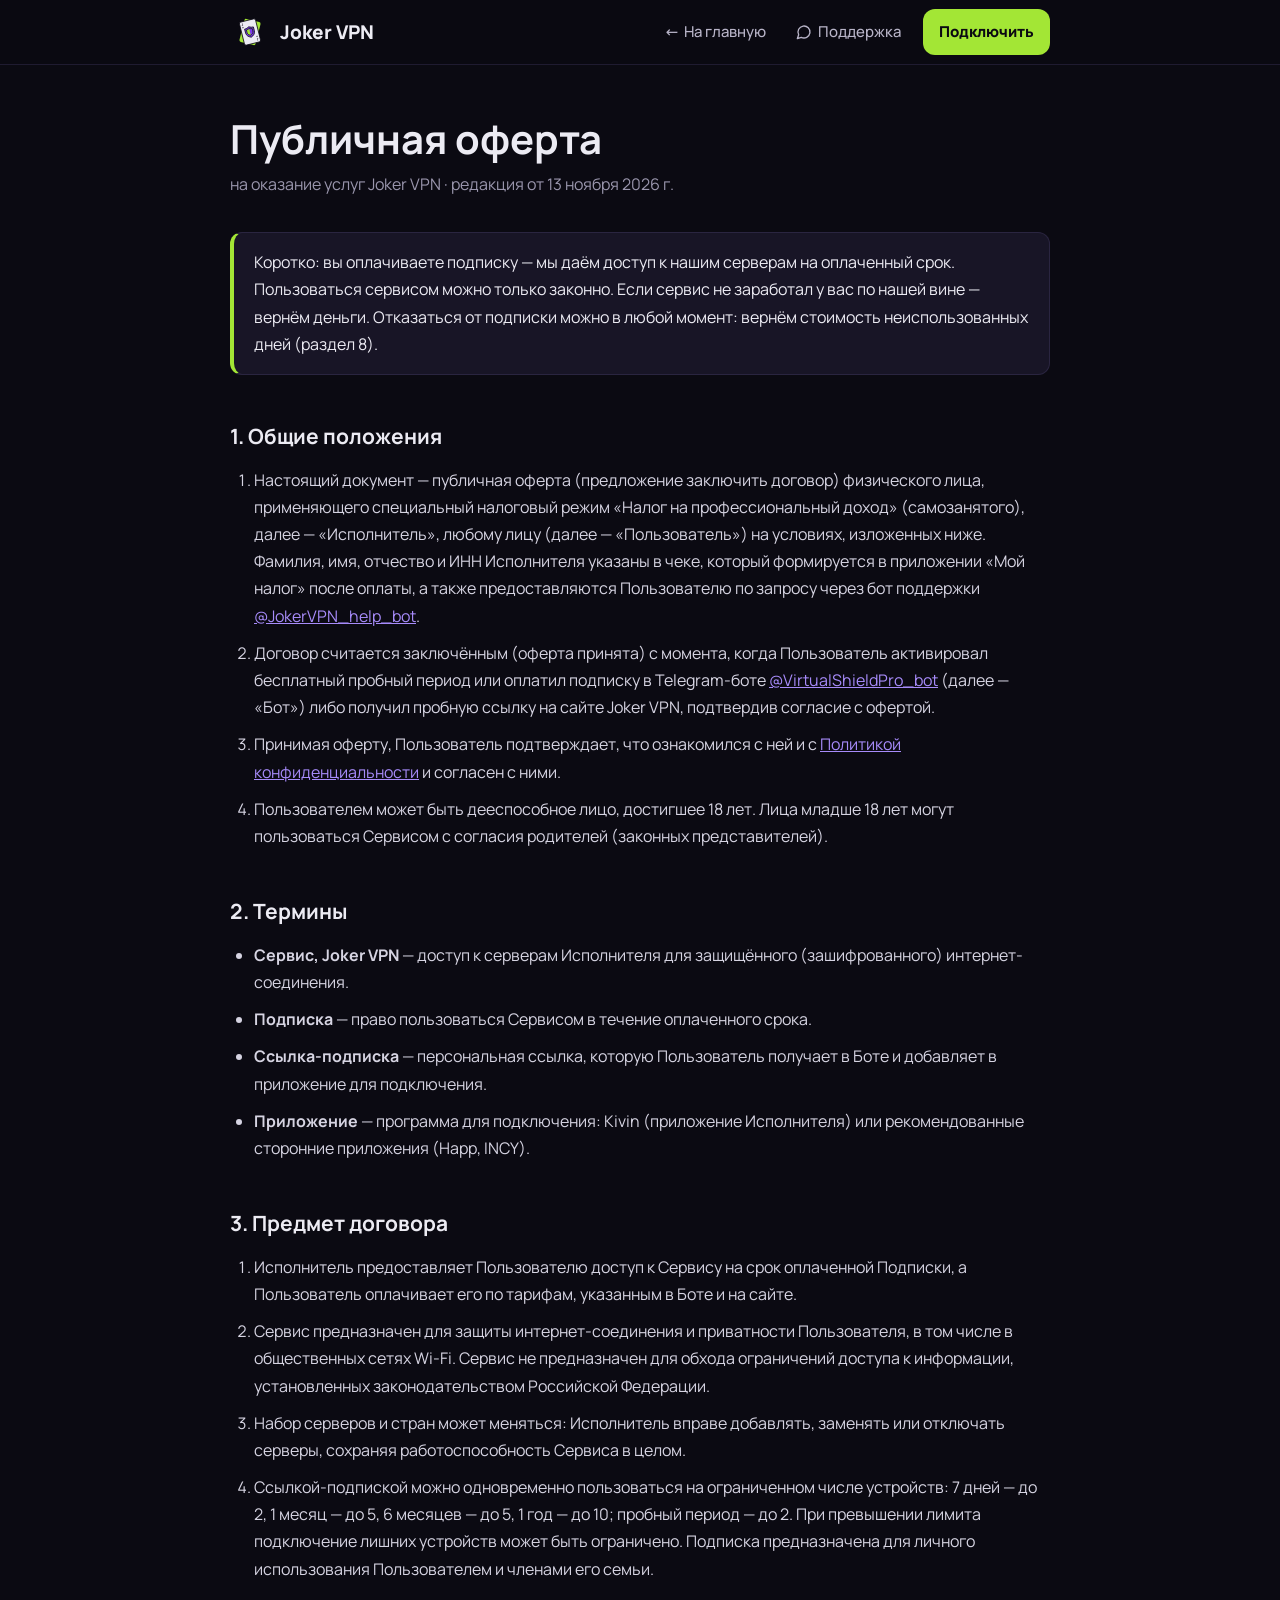
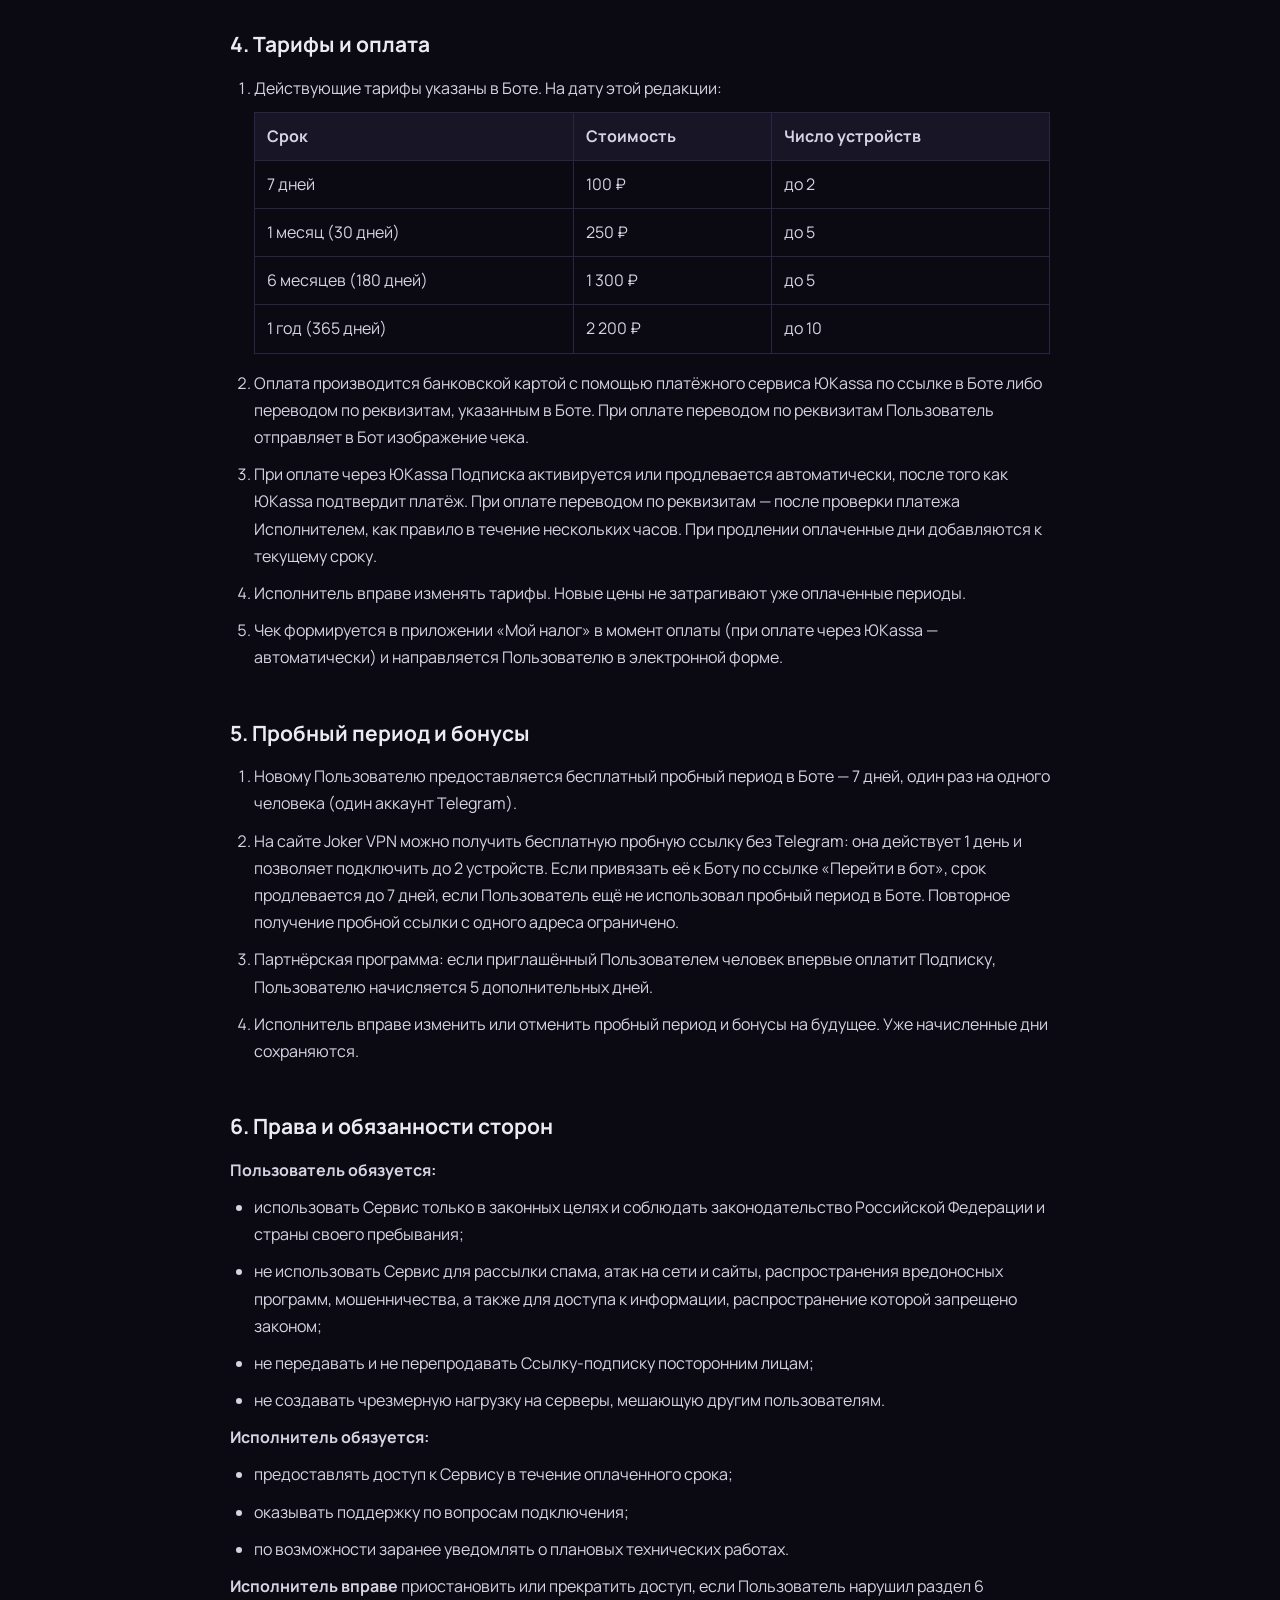
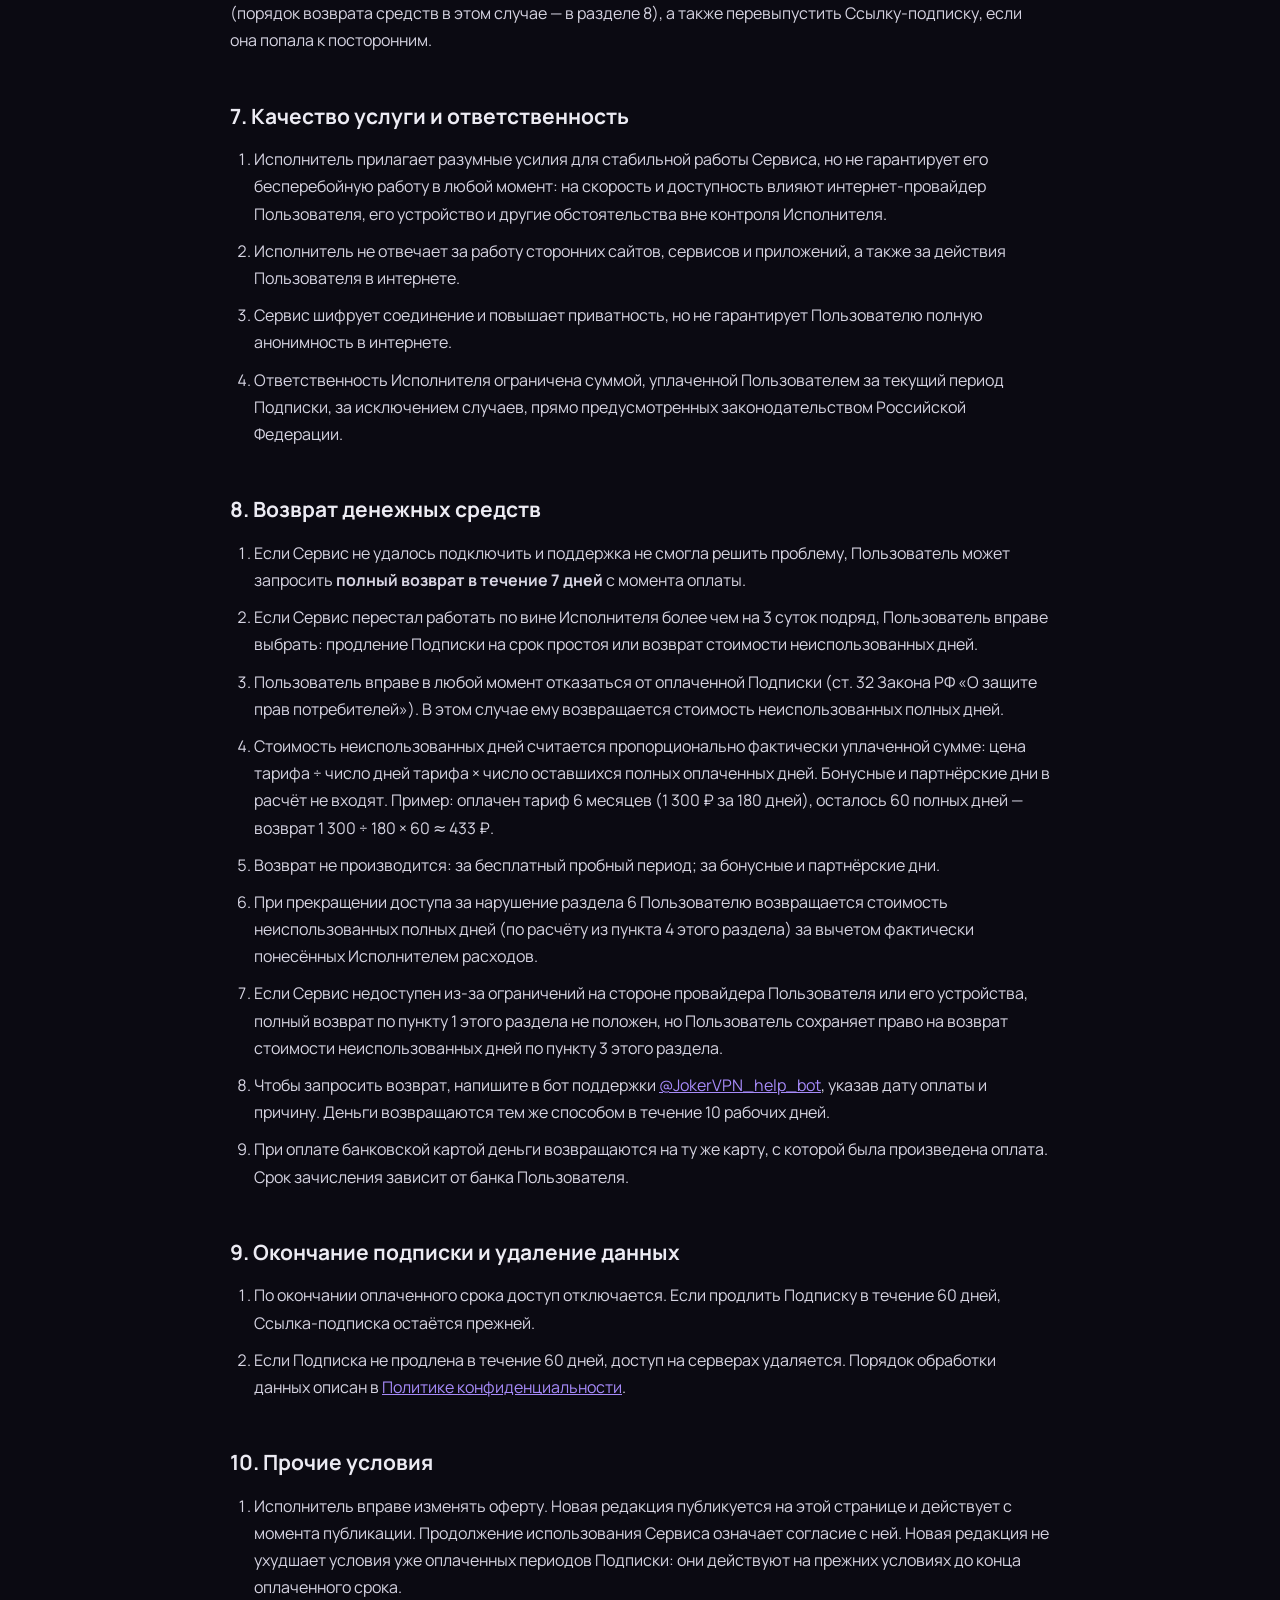
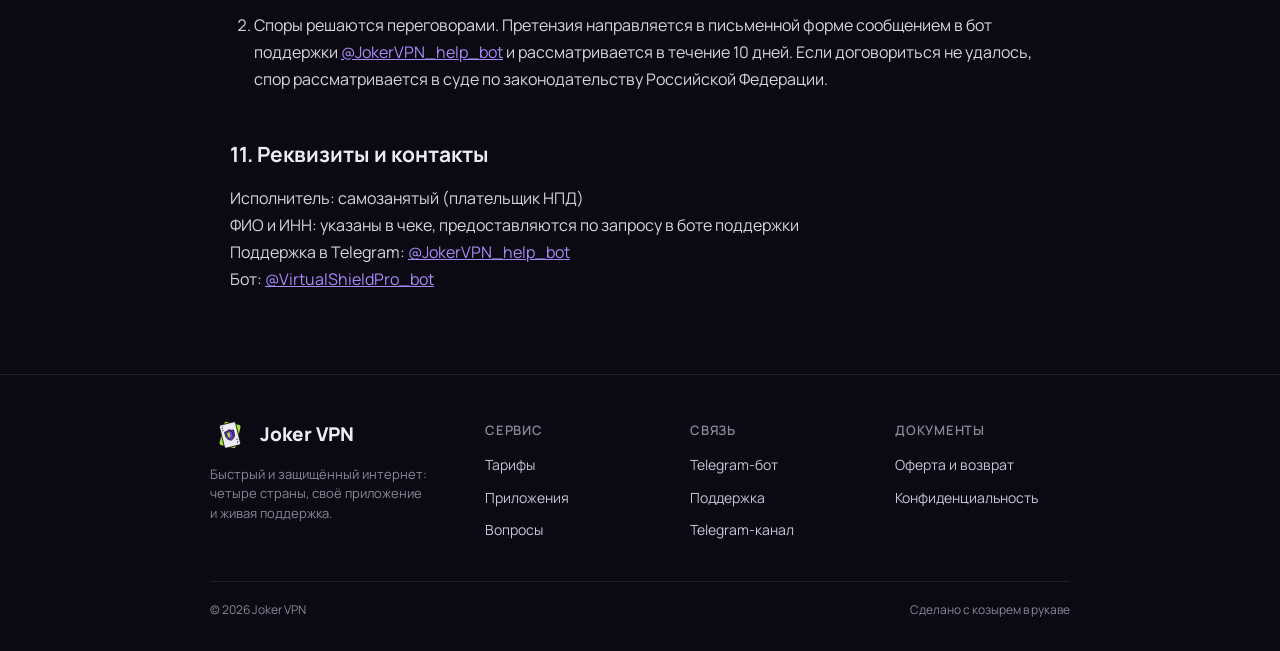
<file: offer.html>
<!doctype html>
<html lang="ru">
<head>
<meta charset="utf-8">
<meta name="viewport" content="width=device-width, initial-scale=1">
<title>Публичная оферта — Joker VPN</title>
<meta name="description" content="Публичная оферта и правила возврата Joker VPN.">
<link rel="icon" type="image/svg+xml" href="favicon.svg">
<link rel="apple-touch-icon" href="apple-touch-icon.png">
<meta property="og:type" content="website">
<meta property="og:site_name" content="Joker VPN">
<meta property="og:title" content="Публичная оферта — Joker VPN">
<meta property="og:description" content="Публичная оферта и правила возврата Joker VPN.">
<meta property="og:url" content="https://joker-kvn.club/offer.html">
<meta property="og:image" content="https://joker-kvn.club/logo-512-transparent.png">
<meta property="og:image:width" content="512">
<meta property="og:image:height" content="512">
<meta property="og:locale" content="ru_RU">
<link rel="preload" href="fonts/manrope-cyrillic.woff2" as="font" type="font/woff2" crossorigin>
<link rel="stylesheet" href="fonts/manrope.css">
<style>
/* Общий стиль страниц с документами (оферта, политика) */
:root{--bg:#0b0a12;--card:#181526;--line:#2a2540;--text:#ecebf3;--muted:#9a96ad;--violet:#7c3aed;--violet2:#a78bfa;--lime:#a3e635}
*{box-sizing:border-box;margin:0;padding:0}
body{font-family:Manrope,system-ui,-apple-system,Segoe UI,Roboto,sans-serif;background:var(--bg);color:var(--text);line-height:1.7}
a{color:var(--violet2)}
header{position:sticky;top:0;z-index:50;background:rgba(11,10,18,.75);-webkit-backdrop-filter:blur(12px);backdrop-filter:blur(12px);border-bottom:1px solid #1f1b30}
.nav{max-width:860px;margin:0 auto;padding:0 20px;height:64px;display:flex;align-items:center;justify-content:space-between}
.logo{display:flex;align-items:center;gap:10px;font-weight:800;font-size:19px;color:var(--text);text-decoration:none;white-space:nowrap}
.logo-mark{width:34px;height:34px;border-radius:10px;background:var(--violet);display:grid;place-items:center;color:var(--lime)}
.dnav{display:flex;align-items:center;gap:6px}
.dnav a{color:#b9b5c9;text-decoration:none;font-size:15px;font-weight:500;padding:9px 12px;border-radius:10px;display:flex;align-items:center;gap:6px}
.dnav a:hover{color:var(--text)}
.dnav svg{width:16px;height:16px;fill:none;stroke:currentColor;stroke-width:2;stroke-linejoin:round}
.dnav .cta{background:var(--lime);color:#0b0a12;font-weight:800;padding:10px 16px;border-radius:12px;margin-left:4px}
.dnav .cta:hover{color:#0b0a12}
@media (max-width:560px){.dnav .lbl{display:none}.dnav a{padding:9px 8px}}
h1{overflow-wrap:break-word;hyphens:auto}
@media (max-width:380px){.logo{font-size:17px;gap:8px}.nav{padding:0 12px}.dnav{gap:2px}.dnav a{padding:8px 6px}.dnav .cta{padding:9px 10px;font-size:14px}.logo-img{width:34px;height:34px}table{font-size:13px}td,th{padding:6px}}
main{max-width:860px;margin:0 auto;padding:50px 20px 70px}
h1{font-size:clamp(28px,5vw,40px);line-height:1.2;margin-bottom:8px}
.date{color:var(--muted);margin-bottom:34px}
h2{font-size:21px;margin:38px 0 12px;padding-top:6px}
p,li{color:#d6d4e2;margin-bottom:10px}
ol,ul{padding-left:24px;margin-bottom:10px}
.note{background:var(--card);border:1px solid var(--line);border-left:4px solid var(--lime);border-radius:12px;padding:16px 20px;margin:20px 0}
.fill{background:rgba(250,204,21,.18);color:#fde68a;border-radius:4px;padding:0 4px}
table{width:100%;border-collapse:collapse;margin:10px 0 16px}
td,th{border:1px solid var(--line);padding:10px 12px;text-align:left;vertical-align:top}
th{background:var(--card)}
.site-foot{border-top:1px solid #1f1b30;padding:40px 20px 30px;color:var(--muted);font-size:14px}
.sf-grid{max-width:860px;margin:0 auto;display:grid;grid-template-columns:1.4fr 1fr 1fr 1fr;gap:30px}
.sf-brand .logo{font-size:19px}
.sf-brand p{color:#8a8699;font-size:13px;margin-top:10px;line-height:1.5;max-width:260px}
.sf-col h4{margin:4px 0 12px;font-size:13px;color:#8a8699;font-weight:600;letter-spacing:.06em;text-transform:uppercase}
.sf-col a{display:block;color:#c9c5d8;font-size:14px;margin:0 0 9px;text-decoration:none}
.sf-col a:hover{color:var(--text)}
.sf-copy{grid-column:1/-1;border-top:1px solid #1f1b30;padding-top:18px;color:#8a8699;font-size:12px;display:flex;justify-content:space-between;gap:10px;flex-wrap:wrap}
@media (max-width:760px){.sf-grid{grid-template-columns:1fr 1fr}.sf-brand{grid-column:1/-1}}
@media (max-width:420px){.sf-grid{grid-template-columns:1fr}}
@media (max-width:480px){main{padding:36px 16px 60px}.nav{padding:0 16px}td,th{padding:8px}}
/* Оплата через ЮKassa: включить — добавить class="yookassa" к тегу body */ .pay-yk{display:none} body.yookassa .pay-yk{display:revert} body.yookassa .pay-manual{display:none}
  .logo-img{width:40px;height:40px;flex:none;display:block}
@media (max-width:380px){.logo-img{width:34px;height:34px}}
@media (max-width:360px){.logo{font-size:16px;gap:6px}.logo-img{width:30px;height:30px}.dnav a:first-child{display:none}.dnav .cta{padding:8px 10px;font-size:13px}}
</style>
</head>
<body class="yookassa">
<header><div class="nav"><a href="index.html" class="logo"><img class="logo-img" src="logo.svg" alt="" width="40" height="40">Joker VPN</a><nav class="dnav"><a href="index.html">← <span class="lbl">На главную</span></a><a href="https://t.me/JokerVPN_help_bot" target="_blank" rel="noopener" aria-label="Поддержка"><svg viewBox="0 0 24 24" aria-hidden="true"><path d="M7.9 20A9 9 0 1 0 4 16.1L2 22z"/></svg><span class="lbl">Поддержка</span></a><a class="cta" href="https://t.me/VirtualShieldPro_bot" target="_blank" rel="noopener">Подключить</a></nav></div></header>

<main>
<h1>Публичная оферта</h1>
<p class="date">на оказание услуг Joker VPN · редакция от 13 ноября 2026 г.</p>

<div class="note">Коротко: вы оплачиваете подписку — мы даём доступ к нашим серверам на оплаченный срок. Пользоваться сервисом можно только законно. Если сервис не заработал у вас по нашей вине — вернём деньги. Отказаться от подписки можно в любой момент: вернём стоимость неиспользованных дней (раздел 8).</div>

<h2>1. Общие положения</h2>
<ol>
  <li>Настоящий документ — публичная оферта (предложение заключить договор) физического лица, применяющего специальный налоговый режим «Налог на профессиональный доход» (самозанятого), далее — «Исполнитель», любому лицу (далее — «Пользователь») на условиях, изложенных ниже. Фамилия, имя, отчество и ИНН Исполнителя указаны в чеке, который формируется в приложении «Мой налог» после оплаты, а также предоставляются Пользователю по запросу через бот поддержки <a href="https://t.me/JokerVPN_help_bot">@JokerVPN_help_bot</a>.</li>
  <li>Договор считается заключённым (оферта принята) с момента, когда Пользователь активировал бесплатный пробный период или оплатил подписку в Telegram-боте <a href="https://t.me/VirtualShieldPro_bot">@VirtualShieldPro_bot</a> (далее — «Бот») либо получил пробную ссылку на сайте Joker VPN, подтвердив согласие с офертой.</li>
  <li>Принимая оферту, Пользователь подтверждает, что ознакомился с ней и с <a href="privacy.html">Политикой конфиденциальности</a> и согласен с ними.</li>
  <li>Пользователем может быть дееспособное лицо, достигшее 18 лет. Лица младше 18 лет могут пользоваться Сервисом с согласия родителей (законных представителей).</li>
</ol>

<h2>2. Термины</h2>
<ul>
  <li><b>Сервис, Joker VPN</b> — доступ к серверам Исполнителя для защищённого (зашифрованного) интернет-соединения.</li>
  <li><b>Подписка</b> — право пользоваться Сервисом в течение оплаченного срока.</li>
  <li><b>Ссылка-подписка</b> — персональная ссылка, которую Пользователь получает в Боте и добавляет в приложение для подключения.</li>
  <li><b>Приложение</b> — программа для подключения: Kivin (приложение Исполнителя) или рекомендованные сторонние приложения (Happ, INCY).</li>
</ul>

<h2>3. Предмет договора</h2>
<ol>
  <li>Исполнитель предоставляет Пользователю доступ к Сервису на срок оплаченной Подписки, а Пользователь оплачивает его по тарифам, указанным в Боте и на сайте.</li>
  <li>Сервис предназначен для защиты интернет-соединения и приватности Пользователя, в том числе в общественных сетях Wi-Fi. Сервис не предназначен для обхода ограничений доступа к информации, установленных законодательством Российской Федерации.</li>
  <li>Набор серверов и стран может меняться: Исполнитель вправе добавлять, заменять или отключать серверы, сохраняя работоспособность Сервиса в целом.</li>
  <li>Ссылкой-подпиской можно одновременно пользоваться на ограниченном числе устройств: 7 дней — до 2, 1 месяц — до 5, 6 месяцев — до 5, 1 год — до 10; пробный период — до <span class="trial-devices">2</span>. При превышении лимита подключение лишних устройств может быть ограничено. Подписка предназначена для личного использования Пользователем и членами его семьи.</li>
</ol>

<h2>4. Тарифы и оплата</h2>
<ol>
  <li>Действующие тарифы указаны в Боте. На дату этой редакции:
    <table>
      <tr><th>Срок</th><th>Стоимость</th><th>Число устройств</th></tr>
      <tr><td>7 дней</td><td>100&nbsp;₽</td><td>до 2</td></tr>
      <tr><td>1 месяц (30 дней)</td><td>250&nbsp;₽</td><td>до 5</td></tr>
      <tr><td>6 месяцев (180 дней)</td><td>1&nbsp;300&nbsp;₽</td><td>до 5</td></tr>
      <tr><td>1 год (365 дней)</td><td>2&nbsp;200&nbsp;₽</td><td>до 10</td></tr>
    </table>
  </li>
  <li class="pay-manual">Оплата производится переводом по реквизитам, указанным в Боте. После оплаты Пользователь отправляет в Бот изображение чека.</li>
  <li class="pay-yk">Оплата производится банковской картой с помощью платёжного сервиса ЮKassa по ссылке в Боте либо переводом по реквизитам, указанным в Боте. При оплате переводом по реквизитам Пользователь отправляет в Бот изображение чека.</li>
  <li class="pay-manual">Подписка активируется или продлевается после проверки платежа Исполнителем, как правило — в течение нескольких часов. При продлении оплаченные дни добавляются к текущему сроку.</li>
  <li class="pay-yk">При оплате через ЮKassa Подписка активируется или продлевается автоматически, после того как ЮKassa подтвердит платёж. При оплате переводом по реквизитам — после проверки платежа Исполнителем, как правило в течение нескольких часов. При продлении оплаченные дни добавляются к текущему сроку.</li>
  <li>Исполнитель вправе изменять тарифы. Новые цены не затрагивают уже оплаченные периоды.</li>
  <li class="pay-manual">После оплаты Исполнитель формирует чек в приложении «Мой налог» и направляет его Пользователю.</li>
  <li class="pay-yk">Чек формируется в приложении «Мой налог» в момент оплаты (при оплате через ЮKassa — автоматически) и направляется Пользователю в электронной форме.</li>
</ol>

<h2>5. Пробный период и бонусы</h2>
<ol>
  <li>Новому Пользователю предоставляется бесплатный пробный период в Боте — 7 дней, один раз на одного человека (один аккаунт Telegram).</li>
  <li>На сайте Joker VPN можно получить бесплатную пробную ссылку без Telegram: она действует 1 день и позволяет подключить до 2 устройств. Если привязать её к Боту по ссылке «Перейти в бот», срок продлевается до 7 дней, если Пользователь ещё не использовал пробный период в Боте. Повторное получение пробной ссылки с одного адреса ограничено.</li>
  <li>Партнёрская программа: если приглашённый Пользователем человек впервые оплатит Подписку, Пользователю начисляется 5 дополнительных дней.</li>
  <li>Исполнитель вправе изменить или отменить пробный период и бонусы на будущее. Уже начисленные дни сохраняются.</li>
</ol>

<h2>6. Права и обязанности сторон</h2>
<p><b>Пользователь обязуется:</b></p>
<ul>
  <li>использовать Сервис только в законных целях и соблюдать законодательство Российской Федерации и страны своего пребывания;</li>
  <li>не использовать Сервис для рассылки спама, атак на сети и сайты, распространения вредоносных программ, мошенничества, а также для доступа к информации, распространение которой запрещено законом;</li>
  <li>не передавать и не перепродавать Ссылку-подписку посторонним лицам;</li>
  <li>не создавать чрезмерную нагрузку на серверы, мешающую другим пользователям.</li>
</ul>
<p><b>Исполнитель обязуется:</b></p>
<ul>
  <li>предоставлять доступ к Сервису в течение оплаченного срока;</li>
  <li>оказывать поддержку по вопросам подключения;</li>
  <li>по возможности заранее уведомлять о плановых технических работах.</li>
</ul>
<p><b>Исполнитель вправе</b> приостановить или прекратить доступ, если Пользователь нарушил раздел 6 (порядок возврата средств в этом случае — в разделе 8), а также перевыпустить Ссылку-подписку, если она попала к посторонним.</p>

<h2>7. Качество услуги и ответственность</h2>
<ol>
  <li>Исполнитель прилагает разумные усилия для стабильной работы Сервиса, но не гарантирует его бесперебойную работу в любой момент: на скорость и доступность влияют интернет-провайдер Пользователя, его устройство и другие обстоятельства вне контроля Исполнителя.</li>
  <li>Исполнитель не отвечает за работу сторонних сайтов, сервисов и приложений, а также за действия Пользователя в интернете.</li>
  <li>Сервис шифрует соединение и повышает приватность, но не гарантирует Пользователю полную анонимность в интернете.</li>
  <li>Ответственность Исполнителя ограничена суммой, уплаченной Пользователем за текущий период Подписки, за исключением случаев, прямо предусмотренных законодательством Российской Федерации.</li>
</ol>

<h2 id="refund">8. Возврат денежных средств</h2>
<ol>
  <li>Если Сервис не удалось подключить и поддержка не смогла решить проблему, Пользователь может запросить <b>полный возврат в течение 7 дней</b> с момента оплаты.</li>
  <li>Если Сервис перестал работать по вине Исполнителя более чем на 3 суток подряд, Пользователь вправе выбрать: продление Подписки на срок простоя или возврат стоимости неиспользованных дней.</li>
  <li>Пользователь вправе в любой момент отказаться от оплаченной Подписки (ст. 32 Закона РФ «О защите прав потребителей»). В этом случае ему возвращается стоимость неиспользованных полных дней.</li>
  <li>Стоимость неиспользованных дней считается пропорционально фактически уплаченной сумме: цена тарифа ÷ число дней тарифа × число оставшихся полных оплаченных дней. Бонусные и партнёрские дни в расчёт не входят. Пример: оплачен тариф 6 месяцев (1&nbsp;300&nbsp;₽ за 180 дней), осталось 60 полных дней — возврат 1&nbsp;300 ÷ 180 × 60 ≈ 433&nbsp;₽.</li>
  <li>Возврат не производится: за бесплатный пробный период; за бонусные и партнёрские дни.</li>
  <li>При прекращении доступа за нарушение раздела 6 Пользователю возвращается стоимость неиспользованных полных дней (по расчёту из пункта 4 этого раздела) за вычетом фактически понесённых Исполнителем расходов.</li>
  <li>Если Сервис недоступен из-за ограничений на стороне провайдера Пользователя или его устройства, полный возврат по пункту 1 этого раздела не положен, но Пользователь сохраняет право на возврат стоимости неиспользованных дней по пункту 3 этого раздела.</li>
  <li>Чтобы запросить возврат, напишите в бот поддержки <a href="https://t.me/JokerVPN_help_bot">@JokerVPN_help_bot</a>, указав дату оплаты и причину. Деньги возвращаются тем же способом в течение 10 рабочих дней.</li>
  <li class="pay-yk">При оплате банковской картой деньги возвращаются на ту же карту, с которой была произведена оплата. Срок зачисления зависит от банка Пользователя.</li>
</ol>

<h2>9. Окончание подписки и удаление данных</h2>
<ol>
  <li>По окончании оплаченного срока доступ отключается. Если продлить Подписку в течение 60 дней, Ссылка-подписка остаётся прежней.</li>
  <li>Если Подписка не продлена в течение 60 дней, доступ на серверах удаляется. Порядок обработки данных описан в <a href="privacy.html">Политике конфиденциальности</a>.</li>
</ol>

<h2>10. Прочие условия</h2>
<ol>
  <li>Исполнитель вправе изменять оферту. Новая редакция публикуется на этой странице и действует с момента публикации. Продолжение использования Сервиса означает согласие с ней. Новая редакция не ухудшает условия уже оплаченных периодов Подписки: они действуют на прежних условиях до конца оплаченного срока.</li>
  <li>Споры решаются переговорами. Претензия направляется в письменной форме сообщением в бот поддержки <a href="https://t.me/JokerVPN_help_bot">@JokerVPN_help_bot</a> и рассматривается в течение 10 дней. Если договориться не удалось, спор рассматривается в суде по законодательству Российской Федерации.</li>
</ol>

<h2>11. Реквизиты и контакты</h2>
<p>Исполнитель: самозанятый (плательщик НПД)<br>
ФИО и ИНН: указаны в чеке, предоставляются по запросу в боте поддержки<br>
Поддержка в Telegram: <a href="https://t.me/JokerVPN_help_bot">@JokerVPN_help_bot</a><br>
Бот: <a href="https://t.me/VirtualShieldPro_bot">@VirtualShieldPro_bot</a></p>
</main>

<footer class="site-foot">
  <div class="sf-grid">
    <div class="sf-brand">
      <a href="index.html" class="logo"><img class="logo-img" src="logo.svg" alt="" width="40" height="40">Joker VPN</a>
      <p>Быстрый и&nbsp;защищённый интернет: четыре страны, своё приложение и&nbsp;живая поддержка.</p>
    </div>
    <div class="sf-col"><h4>Сервис</h4><a href="index.html#pricing">Тарифы</a><a href="index.html#apps">Приложения</a><a href="index.html#faq">Вопросы</a></div>
    <div class="sf-col"><h4>Связь</h4><a href="https://t.me/VirtualShieldPro_bot" target="_blank" rel="noopener">Telegram-бот</a><a href="https://t.me/JokerVPN_help_bot" target="_blank" rel="noopener">Поддержка</a><a href="https://t.me/+Ng77Bq1Twcc4Njg6" target="_blank" rel="noopener">Telegram-канал</a></div>
    <div class="sf-col"><h4>Документы</h4><a href="offer.html">Оферта и возврат</a><a href="privacy.html">Конфиденциальность</a></div>
    <div class="sf-copy"><span>© 2026 Joker VPN</span><span>Сделано с&nbsp;козырем в&nbsp;рукаве</span></div>
  </div>
</footer>
<script src="js/tg.js" defer></script>
</body>
</html>
</file>
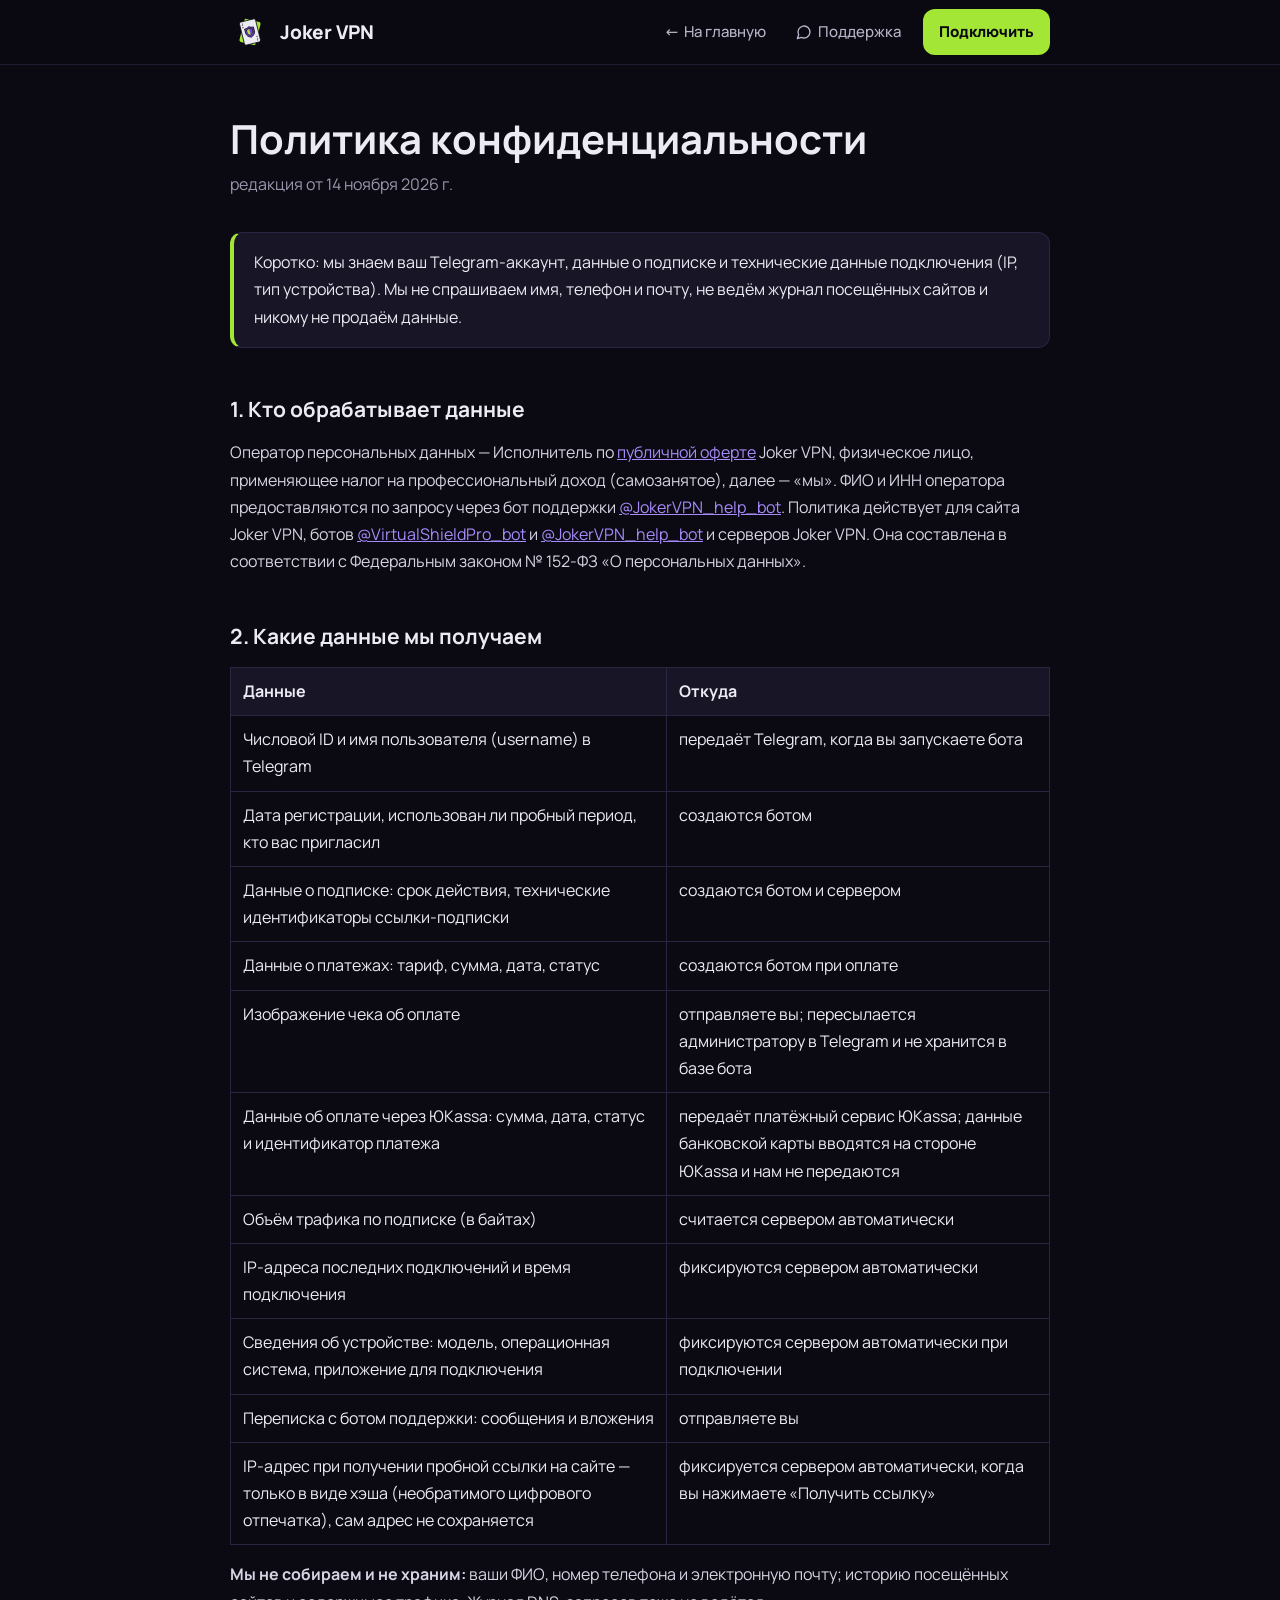
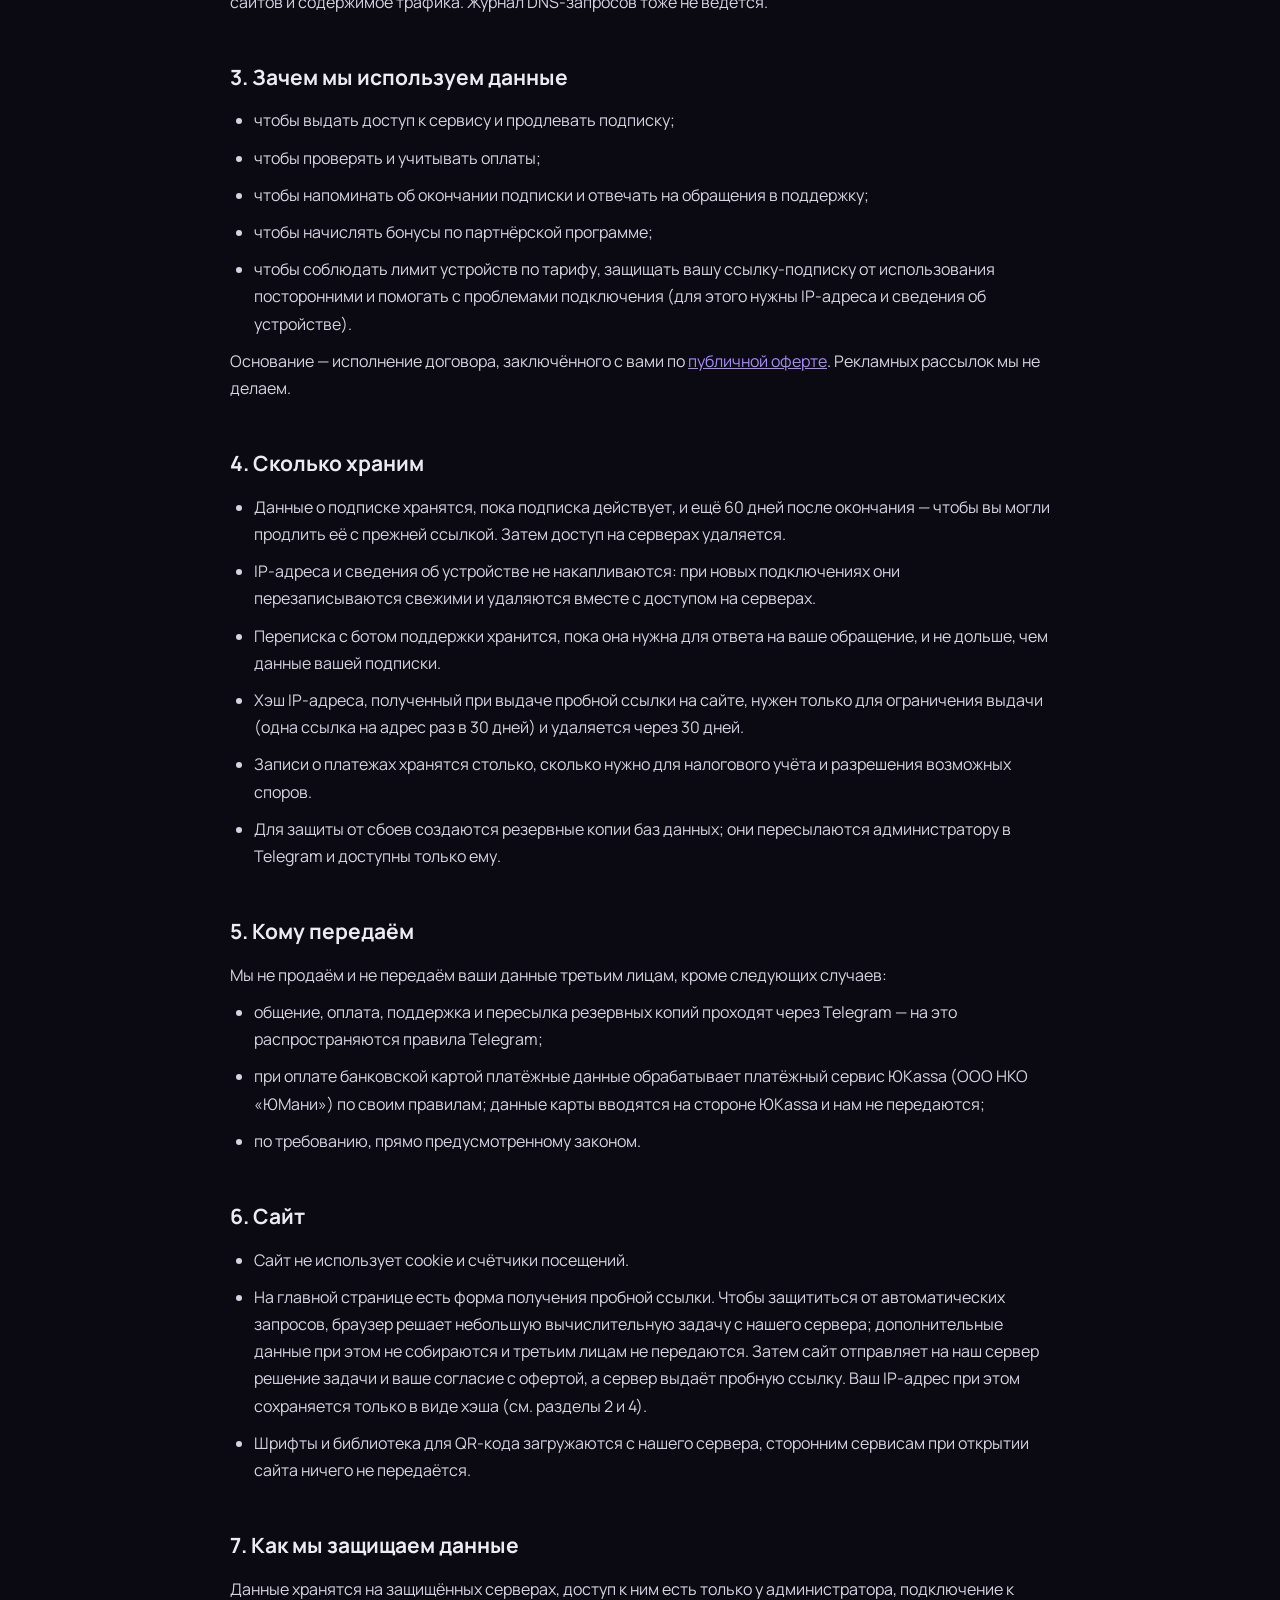
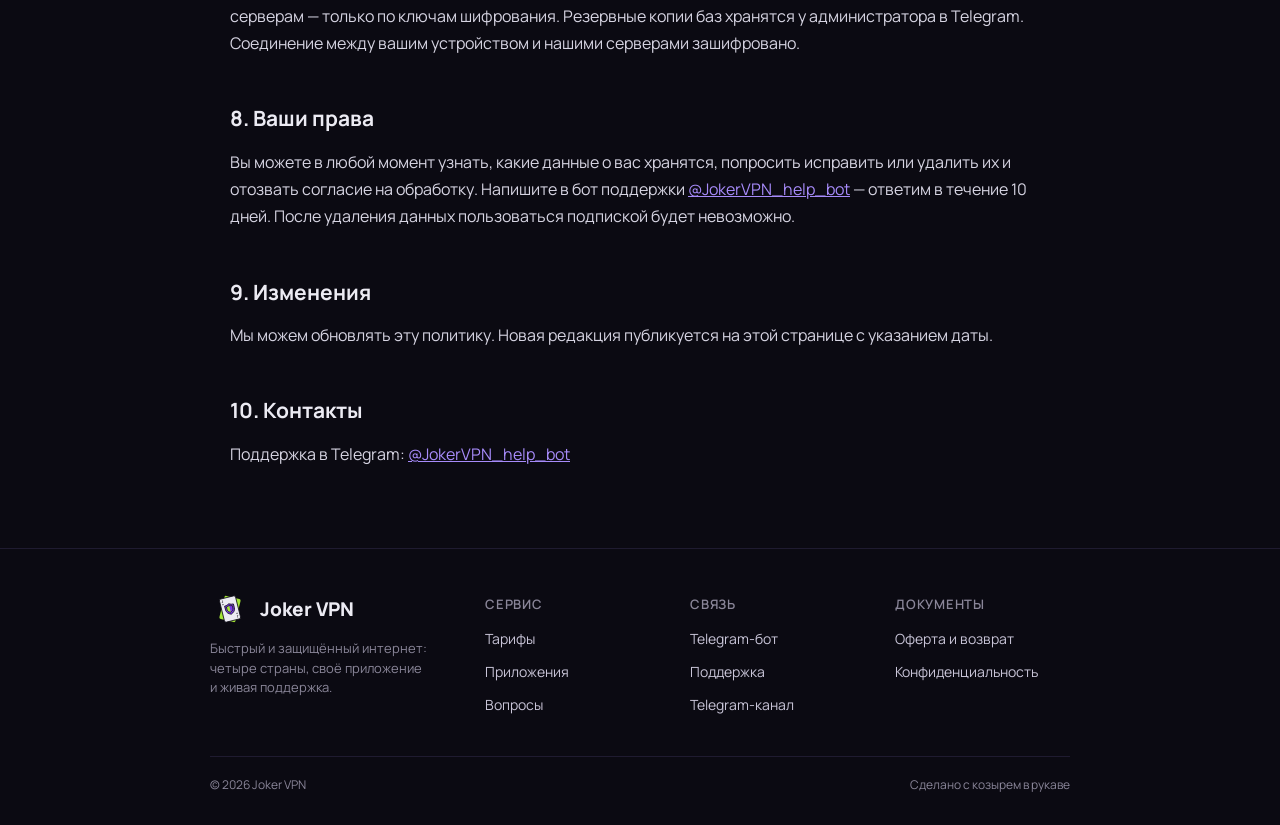
<file: privacy.html>
<!doctype html>
<html lang="ru">
<head>
<meta charset="utf-8">
<meta name="viewport" content="width=device-width, initial-scale=1">
<title>Политика конфиденциальности — Joker VPN</title>
<meta name="description" content="Какие данные собирает Joker VPN, зачем и как они защищены.">
<link rel="icon" type="image/svg+xml" href="favicon.svg">
<link rel="apple-touch-icon" href="apple-touch-icon.png">
<meta property="og:type" content="website">
<meta property="og:site_name" content="Joker VPN">
<meta property="og:title" content="Политика конфиденциальности — Joker VPN">
<meta property="og:description" content="Какие данные собирает Joker VPN, зачем и как они защищены.">
<meta property="og:url" content="https://joker-kvn.club/privacy.html">
<meta property="og:image" content="https://joker-kvn.club/logo-512-transparent.png">
<meta property="og:image:width" content="512">
<meta property="og:image:height" content="512">
<meta property="og:locale" content="ru_RU">
<link rel="preload" href="fonts/manrope-cyrillic.woff2" as="font" type="font/woff2" crossorigin>
<link rel="stylesheet" href="fonts/manrope.css">
<style>
/* Общий стиль страниц с документами (оферта, политика) */
:root{--bg:#0b0a12;--card:#181526;--line:#2a2540;--text:#ecebf3;--muted:#9a96ad;--violet:#7c3aed;--violet2:#a78bfa;--lime:#a3e635}
*{box-sizing:border-box;margin:0;padding:0}
body{font-family:Manrope,system-ui,-apple-system,Segoe UI,Roboto,sans-serif;background:var(--bg);color:var(--text);line-height:1.7}
a{color:var(--violet2)}
header{position:sticky;top:0;z-index:50;background:rgba(11,10,18,.75);-webkit-backdrop-filter:blur(12px);backdrop-filter:blur(12px);border-bottom:1px solid #1f1b30}
.nav{max-width:860px;margin:0 auto;padding:0 20px;height:64px;display:flex;align-items:center;justify-content:space-between}
.logo{display:flex;align-items:center;gap:10px;font-weight:800;font-size:19px;color:var(--text);text-decoration:none;white-space:nowrap}
.logo-mark{width:34px;height:34px;border-radius:10px;background:var(--violet);display:grid;place-items:center;color:var(--lime)}
.dnav{display:flex;align-items:center;gap:6px}
.dnav a{color:#b9b5c9;text-decoration:none;font-size:15px;font-weight:500;padding:9px 12px;border-radius:10px;display:flex;align-items:center;gap:6px}
.dnav a:hover{color:var(--text)}
.dnav svg{width:16px;height:16px;fill:none;stroke:currentColor;stroke-width:2;stroke-linejoin:round}
.dnav .cta{background:var(--lime);color:#0b0a12;font-weight:800;padding:10px 16px;border-radius:12px;margin-left:4px}
.dnav .cta:hover{color:#0b0a12}
@media (max-width:560px){.dnav .lbl{display:none}.dnav a{padding:9px 8px}}
h1{overflow-wrap:break-word;hyphens:auto}
@media (max-width:380px){.logo{font-size:17px;gap:8px}.nav{padding:0 12px}.dnav{gap:2px}.dnav a{padding:8px 6px}.dnav .cta{padding:9px 10px;font-size:14px}.logo-img{width:34px;height:34px}table{font-size:13px}td,th{padding:6px}}
main{max-width:860px;margin:0 auto;padding:50px 20px 70px}
h1{font-size:clamp(28px,5vw,40px);line-height:1.2;margin-bottom:8px}
.date{color:var(--muted);margin-bottom:34px}
h2{font-size:21px;margin:38px 0 12px;padding-top:6px}
p,li{color:#d6d4e2;margin-bottom:10px}
ol,ul{padding-left:24px;margin-bottom:10px}
.note{background:var(--card);border:1px solid var(--line);border-left:4px solid var(--lime);border-radius:12px;padding:16px 20px;margin:20px 0}
.fill{background:rgba(250,204,21,.18);color:#fde68a;border-radius:4px;padding:0 4px}
table{width:100%;border-collapse:collapse;margin:10px 0 16px}
td,th{border:1px solid var(--line);padding:10px 12px;text-align:left;vertical-align:top}
th{background:var(--card)}
.site-foot{border-top:1px solid #1f1b30;padding:40px 20px 30px;color:var(--muted);font-size:14px}
.sf-grid{max-width:860px;margin:0 auto;display:grid;grid-template-columns:1.4fr 1fr 1fr 1fr;gap:30px}
.sf-brand .logo{font-size:19px}
.sf-brand p{color:#8a8699;font-size:13px;margin-top:10px;line-height:1.5;max-width:260px}
.sf-col h4{margin:4px 0 12px;font-size:13px;color:#8a8699;font-weight:600;letter-spacing:.06em;text-transform:uppercase}
.sf-col a{display:block;color:#c9c5d8;font-size:14px;margin:0 0 9px;text-decoration:none}
.sf-col a:hover{color:var(--text)}
.sf-copy{grid-column:1/-1;border-top:1px solid #1f1b30;padding-top:18px;color:#8a8699;font-size:12px;display:flex;justify-content:space-between;gap:10px;flex-wrap:wrap}
@media (max-width:760px){.sf-grid{grid-template-columns:1fr 1fr}.sf-brand{grid-column:1/-1}}
@media (max-width:420px){.sf-grid{grid-template-columns:1fr}}
@media (max-width:480px){main{padding:36px 16px 60px}.nav{padding:0 16px}td,th{padding:8px}}
/* Оплата через ЮKassa: включить — добавить class="yookassa" к тегу body */ .pay-yk{display:none} body.yookassa .pay-yk{display:revert} body.yookassa .pay-manual{display:none}
  .logo-img{width:40px;height:40px;flex:none;display:block}
@media (max-width:380px){.logo-img{width:34px;height:34px}}
@media (max-width:360px){.logo{font-size:16px;gap:6px}.logo-img{width:30px;height:30px}.dnav a:first-child{display:none}.dnav .cta{padding:8px 10px;font-size:13px}}
</style>
</head>
<body class="yookassa">
<header><div class="nav"><a href="index.html" class="logo"><img class="logo-img" src="logo.svg" alt="" width="40" height="40">Joker VPN</a><nav class="dnav"><a href="index.html">← <span class="lbl">На главную</span></a><a href="https://t.me/JokerVPN_help_bot" target="_blank" rel="noopener" aria-label="Поддержка"><svg viewBox="0 0 24 24" aria-hidden="true"><path d="M7.9 20A9 9 0 1 0 4 16.1L2 22z"/></svg><span class="lbl">Поддержка</span></a><a class="cta" href="https://t.me/VirtualShieldPro_bot" target="_blank" rel="noopener">Подключить</a></nav></div></header>

<main>
<h1>Политика конфиденциальности</h1>
<p class="date">редакция от 14 ноября 2026 г.</p>

<div class="note">Коротко: мы знаем ваш Telegram-аккаунт, данные о подписке и технические данные подключения (IP, тип устройства). Мы не спрашиваем имя, телефон и почту, не ведём журнал посещённых сайтов и никому не продаём данные.</div>

<h2>1. Кто обрабатывает данные</h2>
<p>Оператор персональных данных — Исполнитель по <a href="offer.html">публичной оферте</a> Joker VPN, физическое лицо, применяющее налог на профессиональный доход (самозанятое), далее — «мы». ФИО и ИНН оператора предоставляются по запросу через бот поддержки <a href="https://t.me/JokerVPN_help_bot">@JokerVPN_help_bot</a>. Политика действует для сайта Joker VPN, ботов <a href="https://t.me/VirtualShieldPro_bot">@VirtualShieldPro_bot</a> и <a href="https://t.me/JokerVPN_help_bot">@JokerVPN_help_bot</a> и серверов Joker VPN. Она составлена в соответствии с Федеральным законом № 152-ФЗ «О персональных данных».</p>

<h2>2. Какие данные мы получаем</h2>
<table>
  <tr><th>Данные</th><th>Откуда</th></tr>
  <tr><td>Числовой ID и имя пользователя (username) в Telegram</td><td>передаёт Telegram, когда вы запускаете бота</td></tr>
  <tr><td>Дата регистрации, использован ли пробный период, кто вас пригласил</td><td>создаются ботом</td></tr>
  <tr><td>Данные о подписке: срок действия, технические идентификаторы ссылки-подписки</td><td>создаются ботом и сервером</td></tr>
  <tr><td>Данные о платежах: тариф, сумма, дата, статус</td><td>создаются ботом при оплате</td></tr>
  <tr><td>Изображение чека об оплате</td><td>отправляете вы; пересылается администратору в Telegram и не хранится в базе бота</td></tr>
  <tr class="pay-yk"><td>Данные об оплате через ЮKassa: сумма, дата, статус и идентификатор платежа</td><td>передаёт платёжный сервис ЮKassa; данные банковской карты вводятся на стороне ЮKassa и нам не передаются</td></tr>
  <tr><td>Объём трафика по подписке (в байтах)</td><td>считается сервером автоматически</td></tr>
  <tr><td>IP-адреса последних подключений и время подключения</td><td>фиксируются сервером автоматически</td></tr>
  <tr><td>Сведения об устройстве: модель, операционная система, приложение для подключения</td><td>фиксируются сервером автоматически при подключении</td></tr>
  <tr><td>Переписка с ботом поддержки: сообщения и вложения</td><td>отправляете вы</td></tr>
  <tr><td>IP-адрес при получении пробной ссылки на сайте — только в виде хэша (необратимого цифрового отпечатка), сам адрес не сохраняется</td><td>фиксируется сервером автоматически, когда вы нажимаете «Получить ссылку»</td></tr>
</table>
<p><b>Мы не собираем и не храним:</b> ваши ФИО, номер телефона и электронную почту; историю посещённых сайтов и содержимое трафика. Журнал DNS-запросов тоже не ведётся.</p>

<h2>3. Зачем мы используем данные</h2>
<ul>
  <li>чтобы выдать доступ к сервису и продлевать подписку;</li>
  <li>чтобы проверять и учитывать оплаты;</li>
  <li>чтобы напоминать об окончании подписки и отвечать на обращения в поддержку;</li>
  <li>чтобы начислять бонусы по партнёрской программе;</li>
  <li>чтобы соблюдать лимит устройств по тарифу, защищать вашу ссылку-подписку от использования посторонними и помогать с проблемами подключения (для этого нужны IP-адреса и сведения об устройстве).</li>
</ul>
<p>Основание — исполнение договора, заключённого с вами по <a href="offer.html">публичной оферте</a>. Рекламных рассылок мы не делаем.</p>

<h2>4. Сколько храним</h2>
<ul>
  <li>Данные о подписке хранятся, пока подписка действует, и ещё 60 дней после окончания — чтобы вы могли продлить её с прежней ссылкой. Затем доступ на серверах удаляется.</li>
  <li>IP-адреса и сведения об устройстве не накапливаются: при новых подключениях они перезаписываются свежими и удаляются вместе с доступом на серверах.</li>
  <li>Переписка с ботом поддержки хранится, пока она нужна для ответа на ваше обращение, и не дольше, чем данные вашей подписки.</li>
  <li>Хэш IP-адреса, полученный при выдаче пробной ссылки на сайте, нужен только для ограничения выдачи (одна ссылка на адрес раз в 30 дней) и удаляется через 30 дней.</li>
  <li>Записи о платежах хранятся столько, сколько нужно для налогового учёта и разрешения возможных споров.</li>
  <li>Для защиты от сбоев создаются резервные копии баз данных; они пересылаются администратору в Telegram и доступны только ему.</li>
</ul>

<h2>5. Кому передаём</h2>
<p>Мы не продаём и не передаём ваши данные третьим лицам, кроме следующих случаев:</p>
<ul>
  <li>общение, оплата, поддержка и пересылка резервных копий проходят через Telegram — на это распространяются правила Telegram;</li>
  <li class="pay-yk">при оплате банковской картой платёжные данные обрабатывает платёжный сервис ЮKassa (ООО НКО «ЮМани») по своим правилам; данные карты вводятся на стороне ЮKassa и нам не передаются;</li>
  <li>по требованию, прямо предусмотренному законом.</li>
</ul>

<h2>6. Сайт</h2>
<ul>
  <li>Сайт не использует cookie и счётчики посещений.</li>
  <li>На главной странице есть форма получения пробной ссылки. Чтобы защититься от автоматических запросов, браузер решает небольшую вычислительную задачу с нашего сервера; дополнительные данные при этом не собираются и третьим лицам не передаются. Затем сайт отправляет на наш сервер решение задачи и ваше согласие с офертой, а сервер выдаёт пробную ссылку. Ваш IP-адрес при этом сохраняется только в виде хэша (см. разделы 2 и 4).</li>
  <li>Шрифты и библиотека для QR-кода загружаются с нашего сервера, сторонним сервисам при открытии сайта ничего не передаётся.</li>
</ul>

<h2>7. Как мы защищаем данные</h2>
<p>Данные хранятся на защищённых серверах, доступ к ним есть только у администратора, подключение к серверам — только по ключам шифрования. Резервные копии баз хранятся у администратора в Telegram. Соединение между вашим устройством и нашими серверами зашифровано.</p>

<h2>8. Ваши права</h2>
<p>Вы можете в любой момент узнать, какие данные о вас хранятся, попросить исправить или удалить их и отозвать согласие на обработку. Напишите в бот поддержки <a href="https://t.me/JokerVPN_help_bot">@JokerVPN_help_bot</a> — ответим в течение 10 дней. После удаления данных пользоваться подпиской будет невозможно.</p>

<h2>9. Изменения</h2>
<p>Мы можем обновлять эту политику. Новая редакция публикуется на этой странице с указанием даты.</p>

<h2>10. Контакты</h2>
<p>Поддержка в Telegram: <a href="https://t.me/JokerVPN_help_bot">@JokerVPN_help_bot</a></p>
</main>

<footer class="site-foot">
  <div class="sf-grid">
    <div class="sf-brand">
      <a href="index.html" class="logo"><img class="logo-img" src="logo.svg" alt="" width="40" height="40">Joker VPN</a>
      <p>Быстрый и&nbsp;защищённый интернет: четыре страны, своё приложение и&nbsp;живая поддержка.</p>
    </div>
    <div class="sf-col"><h4>Сервис</h4><a href="index.html#pricing">Тарифы</a><a href="index.html#apps">Приложения</a><a href="index.html#faq">Вопросы</a></div>
    <div class="sf-col"><h4>Связь</h4><a href="https://t.me/VirtualShieldPro_bot" target="_blank" rel="noopener">Telegram-бот</a><a href="https://t.me/JokerVPN_help_bot" target="_blank" rel="noopener">Поддержка</a><a href="https://t.me/+Ng77Bq1Twcc4Njg6" target="_blank" rel="noopener">Telegram-канал</a></div>
    <div class="sf-col"><h4>Документы</h4><a href="offer.html">Оферта и возврат</a><a href="privacy.html">Конфиденциальность</a></div>
    <div class="sf-copy"><span>© 2026 Joker VPN</span><span>Сделано с&nbsp;козырем в&nbsp;рукаве</span></div>
  </div>
</footer>
<script src="js/tg.js" defer></script>
</body>
</html>
</file>
<file: fonts/manrope.css>
/* Шрифт Manrope (переменный, толщины 400–800) — хранится на нашем сервере, без Google Fonts */
@font-face{font-family:'Manrope';font-style:normal;font-weight:400 800;font-display:swap;src:url(manrope-cyrillic.woff2) format('woff2');unicode-range:U+0301,U+0400-045F,U+0490-0491,U+04B0-04B1,U+2116}
@font-face{font-family:'Manrope';font-style:normal;font-weight:400 800;font-display:swap;src:url(manrope-latin-ext.woff2) format('woff2');unicode-range:U+0100-02BA,U+02BD-02C5,U+02C7-02CC,U+02CE-02D7,U+02DD-02FF,U+0304,U+0308,U+0329,U+1D00-1DBF,U+1E00-1E9F,U+1EF2-1EFF,U+2020,U+20A0-20AB,U+20AD-20C4,U+2113,U+2C60-2C7F,U+A720-A7FF}
@font-face{font-family:'Manrope';font-style:normal;font-weight:400 800;font-display:swap;src:url(manrope-latin.woff2) format('woff2');unicode-range:U+0000-00FF,U+0131,U+0152-0153,U+02BB-02BC,U+02C6,U+02DA,U+02DC,U+0304,U+0308,U+0329,U+2000-206F,U+20AC,U+2122,U+2191,U+2193,U+2212,U+2215,U+FEFF,U+FFFD}
</file>
